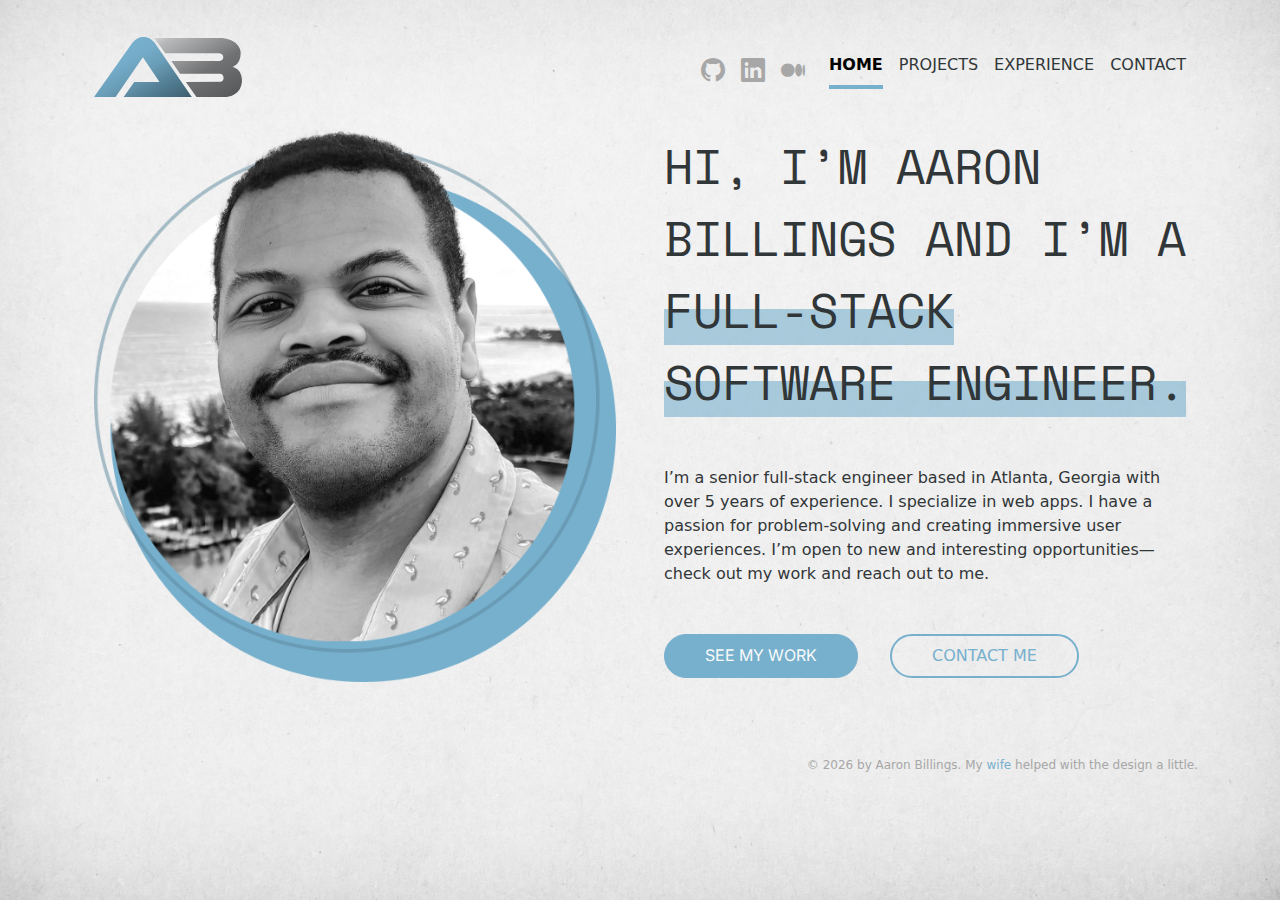
<file: index.html>
<!doctype html>
<html lang="en">
<head>
<meta charset="utf-8">
<meta name="viewport" content="width=device-width, initial-scale=1">
<title>Aaron Billings | Software Engineer in Atlanta</title>
<link href="https://cdn.jsdelivr.net/npm/bootstrap@5.3.3/dist/css/bootstrap.min.css" rel="stylesheet" integrity="sha384-QWTKZyjpPEjISv5WaRU9OFeRpok6YctnYmDr5pNlyT2bRjXh0JMhjY6hW+ALEwIH" crossorigin="anonymous">
<link href="styles.css" rel="stylesheet" type="text/css">
<link rel="preconnect" href="https://fonts.googleapis.com">
<link rel="preconnect" href="https://fonts.gstatic.com" crossorigin>
<link href="https://fonts.googleapis.com/css2?family=Inter:wght@100..900&family=Space+Mono:wght@400;700&display=swap" rel="stylesheet">
<link rel="stylesheet" href="https://cdn.jsdelivr.net/npm/bootstrap-icons@1.11.3/font/bootstrap-icons.min.css">
<script src="https://cdn.jsdelivr.net/npm/bootstrap@5.3.3/dist/js/bootstrap.bundle.min.js" integrity="sha384-YvpcrYf0tY3lHB60NNkmXc5s9fDVZLESaAA55NDzOxhy9GkcIdslK1eN7N6jIeHz" crossorigin="anonymous"></script> 
<script src="https://cdn.jsdelivr.net/npm/@popperjs/core@2.11.8/dist/umd/popper.min.js" integrity="sha384-I7E8VVD/ismYTF4hNIPjVp/Zjvgyol6VFvRkX/vR+Vc4jQkC+hVqc2pM8ODewa9r" crossorigin="anonymous"></script> 
<script src="https://cdn.jsdelivr.net/npm/bootstrap@5.3.3/dist/js/bootstrap.min.js" integrity="sha384-0pUGZvbkm6XF6gxjEnlmuGrJXVbNuzT9qBBavbLwCsOGabYfZo0T0to5eqruptLy" crossorigin="anonymous"></script>
</head>
<body>
<div class="container p-4"> 
  <!-- Begin navbar -->
  
  <nav class="navbar navbar-expand-lg mb-2"> <a class="navbar-brand" href="index.html">
    <div class="ab-logo"></div>
    </a>
    <button class="navbar-toggler" type="button" data-bs-toggle="offcanvas" data-bs-target="#offcanvasNavbar" aria-controls="offcanvasNavbar"> <span class="navbar-toggler-icon"></span> </button>
    <div class="offcanvas offcanvas-end" tabindex="-1" id="offcanvasNavbar" aria-labelledby="offcanvasNavbarLabel">
      <div class="offcanvas-header">
        <h5 class="offcanvas-title" id="offcanvasNavbarLabel">Aaron Billings</h5>
        <button type="button" class="btn-close" data-bs-dismiss="offcanvas" aria-label="Close"></button>
      </div>
      <div class="offcanvas-body justify-content-end">
        <ul class="nav nav-icons justify-content-sm-start me-4">
          <li class="nav-item"> <a class="nav-link ps-0 pe-0" href="https://github.com/asbillings07" target="_blank"><i class="bi bi-github"></i></a> </li>
          <li class="nav-item"> <a class="nav-link pe-0" href="https://www.linkedin.com/in/aaron-billings-9b429610a/" target="_blank"><i class="bi bi-linkedin"></i></a> </li>
          <li class="nav-item"> <a class="nav-link pe-0" href="https://abdevelops.medium.com/" target="_blank"><i class="bi bi-medium"></i></a> </li>
        </ul>
        <ul class="navbar-nav justify-content-end nav-underline">
          <li class="nav-item"> <a class="nav-link active" aria-current="page" href="index.html">HOME</a> </li>
          <li class="nav-item"> <a class="nav-link" href="projects.html">PROJECTS</a> </li>
          <li class="nav-item"> <a class="nav-link" href="resume.html">EXPERIENCE</a> </li>
          <li class="nav-item"> <a class="nav-link" href="contact.html">CONTACT</a> </li>
        </ul>
      </div>
    </div>
  </nav>
  
  <!-- /navbar -->
  
  <div class="row d-flex align-items-lg-center gx-5 row-gap-4">
    <div class="col-12 col-lg-6 text-center"> <img src="img/aaron.png" alt="Aaron Billings" class="img-fluid mx-auto"/> </div>
    <div class="col-12 col-lg-6">
      <h1>HI, I’M AARON BILLINGS AND I’M A <span class="highlight">FULL-STACK SOFTWARE ENGINEER.</span></h1>
      <p class="my-5">I’m a senior full-stack engineer based in Atlanta, Georgia with over 5 years of experience. I specialize in web apps. I have a passion for problem-solving and creating immersive user experiences. I’m open to new and interesting opportunities—check out my work and reach out to me.</p>
      <div class="d-grid gap-2 col-8 col-md-12 mx-auto d-md-flex">
        <a class="btn btn-primary btn-lg me-md-4" href="projects.html" role="button">SEE MY WORK</a> <a class="btn btn-outline-primary btn-lg" href="contact.html" role="button">CONTACT ME</a></div>
      </div>
  </div>
  <!-- /container --> 
</div>
<div class="container">
  <footer>
    <div class="row sticky-bottom">
      <div class="col d-flex justify-content-end">
        <p>&copy; <script>document.write(new Date().getFullYear())</script> by Aaron Billings. My <a href="https://akbgraphicdesign.com" target="_blank">wife</a> helped with the design a little.</p>
      </div>
    </div>
  </footer>
</div>
</body>
</html>
</file>
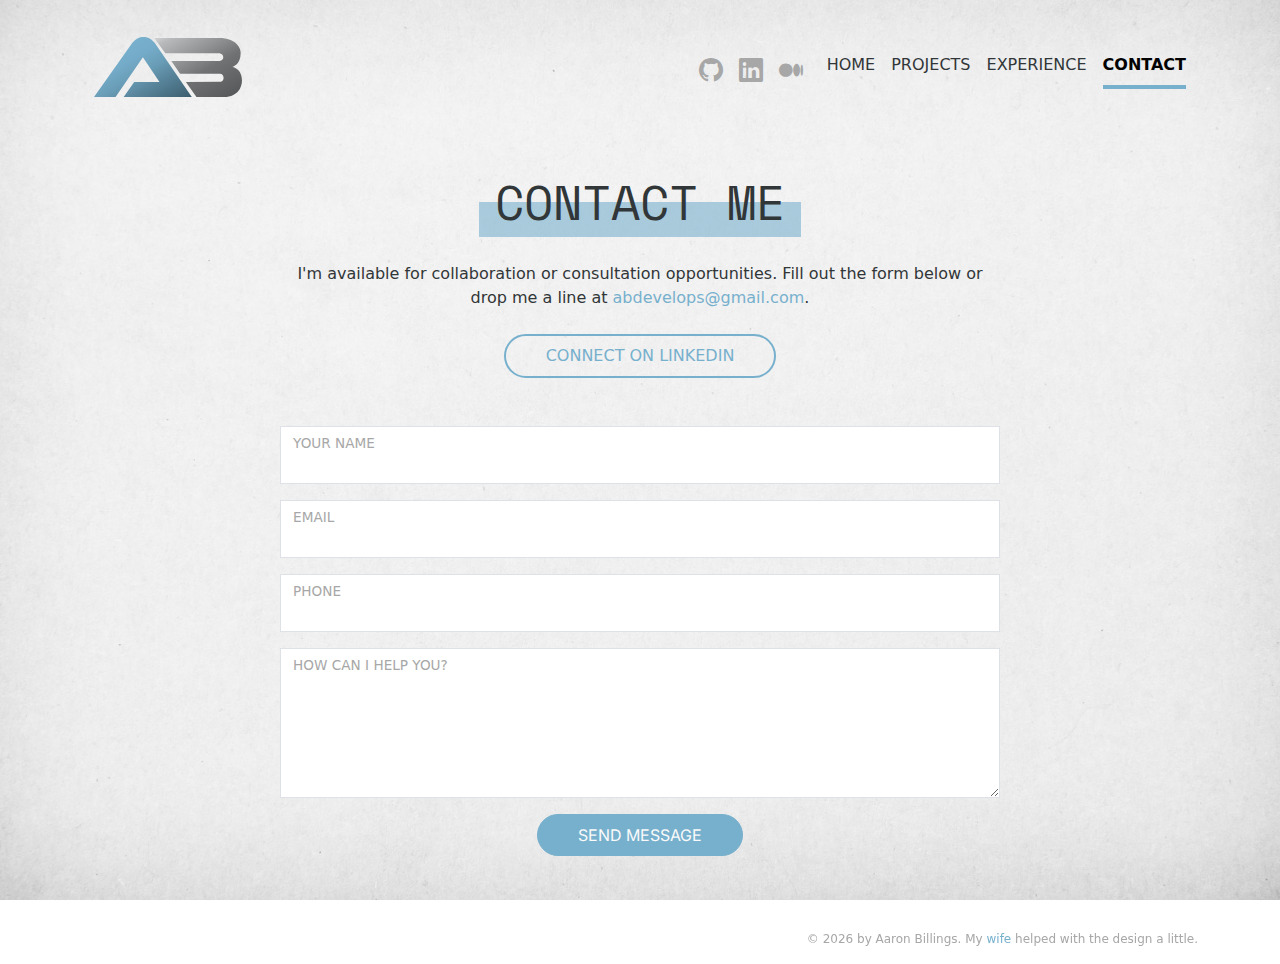
<file: contact.html>
<!doctype html>
<html lang="en">
<head>
<meta charset="utf-8">
<meta name="viewport" content="width=device-width, initial-scale=1">
<title>Aaron Billings | Software Engineer in Atlanta</title>
<link href="https://cdn.jsdelivr.net/npm/bootstrap@5.3.3/dist/css/bootstrap.min.css" rel="stylesheet" integrity="sha384-QWTKZyjpPEjISv5WaRU9OFeRpok6YctnYmDr5pNlyT2bRjXh0JMhjY6hW+ALEwIH" crossorigin="anonymous">
<link href="styles.css" rel="stylesheet" type="text/css">
<link rel="preconnect" href="https://fonts.googleapis.com">
<link rel="preconnect" href="https://fonts.gstatic.com" crossorigin>
<link href="https://fonts.googleapis.com/css2?family=Inter:wght@100..900&family=Space+Mono:wght@400;700&display=swap" rel="stylesheet">
<link rel="stylesheet" href="https://cdn.jsdelivr.net/npm/bootstrap-icons@1.11.3/font/bootstrap-icons.min.css">
<script src="https://cdn.jsdelivr.net/npm/bootstrap@5.3.3/dist/js/bootstrap.bundle.min.js" integrity="sha384-YvpcrYf0tY3lHB60NNkmXc5s9fDVZLESaAA55NDzOxhy9GkcIdslK1eN7N6jIeHz" crossorigin="anonymous"></script> 
<script src="https://cdn.jsdelivr.net/npm/@popperjs/core@2.11.8/dist/umd/popper.min.js" integrity="sha384-I7E8VVD/ismYTF4hNIPjVp/Zjvgyol6VFvRkX/vR+Vc4jQkC+hVqc2pM8ODewa9r" crossorigin="anonymous"></script> 
<script src="https://cdn.jsdelivr.net/npm/bootstrap@5.3.3/dist/js/bootstrap.min.js" integrity="sha384-0pUGZvbkm6XF6gxjEnlmuGrJXVbNuzT9qBBavbLwCsOGabYfZo0T0to5eqruptLy" crossorigin="anonymous"></script>
</head>
<body>
<div class="container p-4"> 
  <!-- Begin navbar -->
  <nav class="navbar navbar-expand-lg mb-4"> <a class="navbar-brand" href="index.html">
    <div class="ab-logo"></div>
    </a>
    <button class="navbar-toggler" type="button" data-bs-toggle="offcanvas" data-bs-target="#offcanvasNavbar" aria-controls="offcanvasNavbar"> <span class="navbar-toggler-icon"></span> </button>
    <div class="offcanvas offcanvas-end" tabindex="-1" id="offcanvasNavbar" aria-labelledby="offcanvasNavbarLabel">
      <div class="offcanvas-header">
        <h5 class="offcanvas-title" id="offcanvasNavbarLabel">Aaron Billings</h5>
        <button type="button" class="btn-close" data-bs-dismiss="offcanvas" aria-label="Close"></button>
      </div>
      <div class="offcanvas-body justify-content-end">
        <ul class="nav nav-icons justify-content-sm-start me-4">
          <li class="nav-item"> <a class="nav-link ps-0 pe-0" href="https://github.com/asbillings07" target="_blank"><i class="bi bi-github"></i></a> </li>
          <li class="nav-item"> <a class="nav-link pe-0" href="https://www.linkedin.com/in/aaron-billings-9b429610a/" target="_blank"><i class="bi bi-linkedin"></i></a> </li>
          <li class="nav-item"> <a class="nav-link pe-0" href="https://abdevelops.medium.com/" target="_blank"><i class="bi bi-medium"></i></a> </li>
        </ul>
        <ul class="navbar-nav justify-content-end nav-underline">
          <li class="nav-item"> <a class="nav-link" aria-current="page" href="index.html">HOME</a> </li>
          <li class="nav-item"> <a class="nav-link" href="projects.html">PROJECTS</a> </li>
          <li class="nav-item"> <a class="nav-link" href="resume.html">EXPERIENCE</a> </li>
          <li class="nav-item"> <a class="nav-link active" href="contact.html">CONTACT</a> </li>
        </ul>
      </div>
    </div>
  </nav>
  <!-- /navbar -->
 <div class="row my-5 justify-content-center">
    <div class="col-md-12 col-lg-8 text-center">
      <h1><span class="highlight px-3">CONTACT ME</span></h1>
      <p class="my-4">I'm available for collaboration or consultation opportunities. Fill out the form below or drop me a line at <a href="mailto:abdevelops&#64;gmail.com">ab<!-- abc@def -->develops@gmail<!-- @abc.com -->.com</a>.</p>
      <a class="btn btn-outline-primary btn-lg" href="https://www.linkedin.com/in/aaron-billings-9b429610a/" target="_blank" role="button">CONNECT ON LINKEDIN</a> </div>
  </div>
  <!-- Begin contact form -->
  <div class="row justify-content-center text-center">
    <div class="col-10 col-md-8">
      <div class="form-floating mb-3">
        <input type="text" class="form-control" id="Name">
        <label for="Name">Your Name</label>
      </div>
      <div class="form-floating mb-3">
        <input type="email" class="form-control" id="Email">
        <label for="Email">Email</label>
      </div>
      <div class="form-floating mb-3">
        <input type="tel" class="form-control" id="Tel">
        <label for="Tel">Phone</label>
      </div>
      <div class="form-floating mb-3">
        <textarea class="form-control" id="Message" style="height:150px"></textarea>
        <label for="Message">How can I help you?</label>
      </div>
      <input class="btn btn-primary btn-lg" type="submit" value="Send Message">
    </div>
  </div>
  
  <!-- /contact form --> 
</div>
<div class="container">
  <footer>
    <div class="row sticky-bottom">
      <div class="col d-flex justify-content-end">
      <p>&copy; <script>document.write(new Date().getFullYear())</script> by Aaron Billings. My <a href="https://akbgraphicdesign.com" target="_blank">wife</a> helped with the design a little.</p>
      </div>
    </div>
  </footer>
</div>
</body>
</html>
</file>
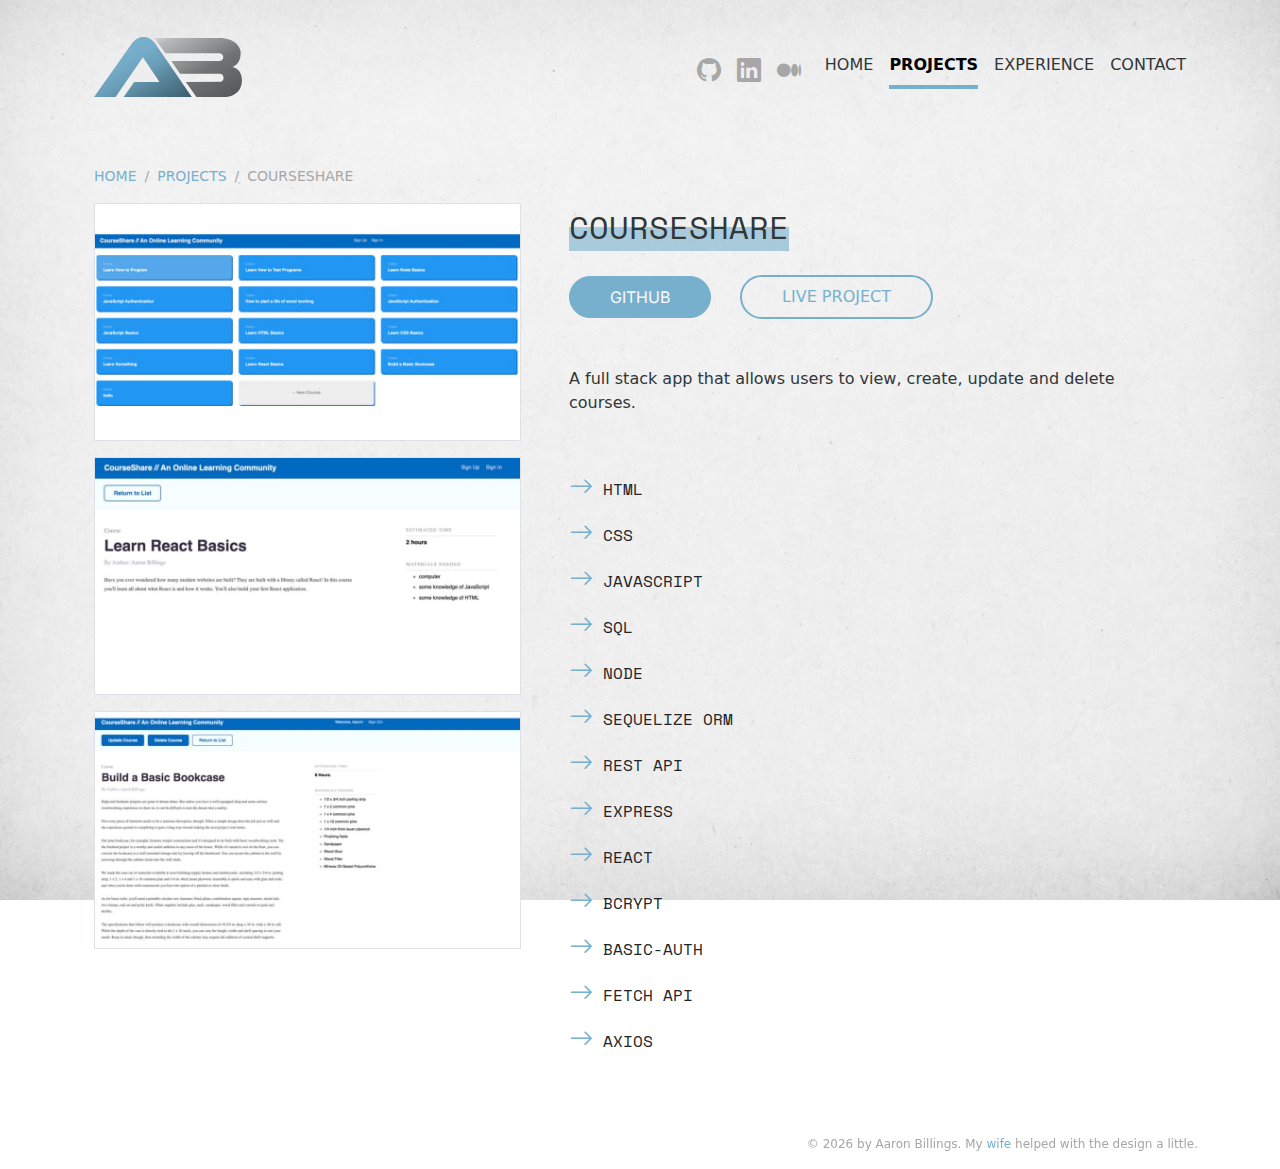
<file: courseshare.html>
<!doctype html>
<html lang="en">
<head>
<meta charset="utf-8">
<meta name="viewport" content="width=device-width, initial-scale=1">
<title>Aaron Billings | Software Engineer in Atlanta</title>
<link href="https://cdn.jsdelivr.net/npm/bootstrap@5.3.3/dist/css/bootstrap.min.css" rel="stylesheet" integrity="sha384-QWTKZyjpPEjISv5WaRU9OFeRpok6YctnYmDr5pNlyT2bRjXh0JMhjY6hW+ALEwIH" crossorigin="anonymous">
<link href="styles.css" rel="stylesheet" type="text/css">
<link rel="preconnect" href="https://fonts.googleapis.com">
<link rel="preconnect" href="https://fonts.gstatic.com" crossorigin>
<link href="https://fonts.googleapis.com/css2?family=Inter:wght@100..900&family=Space+Mono:wght@400;700&display=swap" rel="stylesheet">
<link rel="stylesheet" href="https://cdn.jsdelivr.net/npm/bootstrap-icons@1.11.3/font/bootstrap-icons.min.css">
<script src="https://cdn.jsdelivr.net/npm/bootstrap@5.3.3/dist/js/bootstrap.bundle.min.js" integrity="sha384-YvpcrYf0tY3lHB60NNkmXc5s9fDVZLESaAA55NDzOxhy9GkcIdslK1eN7N6jIeHz" crossorigin="anonymous"></script> 
<script src="https://cdn.jsdelivr.net/npm/@popperjs/core@2.11.8/dist/umd/popper.min.js" integrity="sha384-I7E8VVD/ismYTF4hNIPjVp/Zjvgyol6VFvRkX/vR+Vc4jQkC+hVqc2pM8ODewa9r" crossorigin="anonymous"></script> 
<script src="https://cdn.jsdelivr.net/npm/bootstrap@5.3.3/dist/js/bootstrap.min.js" integrity="sha384-0pUGZvbkm6XF6gxjEnlmuGrJXVbNuzT9qBBavbLwCsOGabYfZo0T0to5eqruptLy" crossorigin="anonymous"></script>
</head>
<body>
<div class="container p-4"> 
  <!-- Begin navbar -->
  <nav class="navbar navbar-expand-lg mb-4"> <a class="navbar-brand" href="index.html">
    <div class="ab-logo"></div>
    </a>
    <button class="navbar-toggler" type="button" data-bs-toggle="offcanvas" data-bs-target="#offcanvasNavbar" aria-controls="offcanvasNavbar"> <span class="navbar-toggler-icon"></span> </button>
    <div class="offcanvas offcanvas-end" tabindex="-1" id="offcanvasNavbar" aria-labelledby="offcanvasNavbarLabel">
      <div class="offcanvas-header">
        <h5 class="offcanvas-title" id="offcanvasNavbarLabel">Aaron Billings</h5>
        <button type="button" class="btn-close" data-bs-dismiss="offcanvas" aria-label="Close"></button>
      </div>
      <div class="offcanvas-body justify-content-end">
        <ul class="nav nav-icons justify-content-sm-start me-4">
          <li class="nav-item"> <a class="nav-link ps-0 pe-0" href="https://github.com/asbillings07" target="_blank"><i class="bi bi-github"></i></a> </li>
          <li class="nav-item"> <a class="nav-link pe-0" href="https://www.linkedin.com/in/aaron-billings-9b429610a/" target="_blank"><i class="bi bi-linkedin"></i></a> </li>
          <li class="nav-item"> <a class="nav-link pe-0" href="https://abdevelops.medium.com/" target="_blank"><i class="bi bi-medium"></i></a> </li>
        </ul>
        <ul class="navbar-nav justify-content-end nav-underline">
          <li class="nav-item"> <a class="nav-link" aria-current="page" href="index.html">HOME</a> </li>
          <li class="nav-item"> <a class="nav-link active" href="projects.html">PROJECTS</a> </li>
          <li class="nav-item"> <a class="nav-link" href="resume.html">EXPERIENCE</a> </li>
          <li class="nav-item"> <a class="nav-link" href="contact.html">CONTACT</a> </li>
        </ul>
      </div>
    </div>
  </nav>
  <!-- /navbar -->
  
  <!-- Begin breadcrumb -->
  <div class="row mt-5">
    <div class="col-12">
      <nav aria-label="breadcrumb">
        <ol class="breadcrumb">
          <li class="breadcrumb-item"><a href="index.html">Home</a></li>
          <li class="breadcrumb-item"><a href="projects.html">Projects</a></li>
          <li class="breadcrumb-item active" aria-current="page">CourseShare</li>
        </ol>
      </nav>
    </div>
  </div>
  <!-- /breadcrumb -->
    
  <div class="row g-5">
    <div class="col-md-5 order-5 order-md-1">
      <figure><img src="img/course-share_01-lg.jpeg" alt="CourseShare project screenshot" class="img-fluid proj-img"/></figure>
      <figure><img src="img/course-share_02.jpeg" alt="CourseShare page" class="img-fluid proj-img"/></figure>
      <figure><img src="img/course-share_03.jpeg" alt="CourseShare course detail page" class="img-fluid proj-img"/></figure>
    </div>
    <div class="col-md-7 order-1 order-md-5">
      <h2 class="mb-4"><span class="highlight">CourseShare</span></h2>
      <a class="btn btn-primary btn-lg me-4" href="https://github.com/asbillings07/full-stack-react-with-restapi" role="button">GITHUB</a> <a class="btn btn-outline-primary btn-lg" href="https://courseshare.netlify.com/" role="button">LIVE PROJECT</a>
      <p class="mt-5">A full stack app that allows users to view, create, update and delete courses.</p>
      <ul class="list-group list-group-flush mt-5">
        <li class="list-group-item"><i class="bi bi-arrow-right blue"></i> HTML</li>
        <li class="list-group-item"><i class="bi bi-arrow-right blue"></i> CSS</li>
        <li class="list-group-item"><i class="bi bi-arrow-right blue"></i> JavaScript</li>
        <li class="list-group-item"><i class="bi bi-arrow-right blue"></i> SQL</li>
          <li class="list-group-item"><i class="bi bi-arrow-right blue"></i> Node</li>
          <li class="list-group-item"><i class="bi bi-arrow-right blue"></i> Sequelize ORM</li>
          <li class="list-group-item"><i class="bi bi-arrow-right blue"></i> Rest API</li>
          <li class="list-group-item"><i class="bi bi-arrow-right blue"></i> Express</li>
          <li class="list-group-item"><i class="bi bi-arrow-right blue"></i> React</li>
          <li class="list-group-item"><i class="bi bi-arrow-right blue"></i> Bcrypt</li>
          <li class="list-group-item"><i class="bi bi-arrow-right blue"></i> Basic-auth</li>
          <li class="list-group-item"><i class="bi bi-arrow-right blue"></i> Fetch API</li>
          <li class="list-group-item"><i class="bi bi-arrow-right blue"></i> Axios</li>
      </ul>
    </div>
  </div>
  
  <!-- /container --> 
</div>
<div class="container">
  <footer>
    <div class="row sticky-bottom">
      <div class="col d-flex justify-content-end">
        <p>&copy; <script>document.write(new Date().getFullYear())</script> by Aaron Billings. My <a href="https://akbgraphicdesign.com" target="_blank">wife</a> helped with the design a little.</p>
      </div>
    </div>
  </footer>
</div>
</body>
</html>
</file>
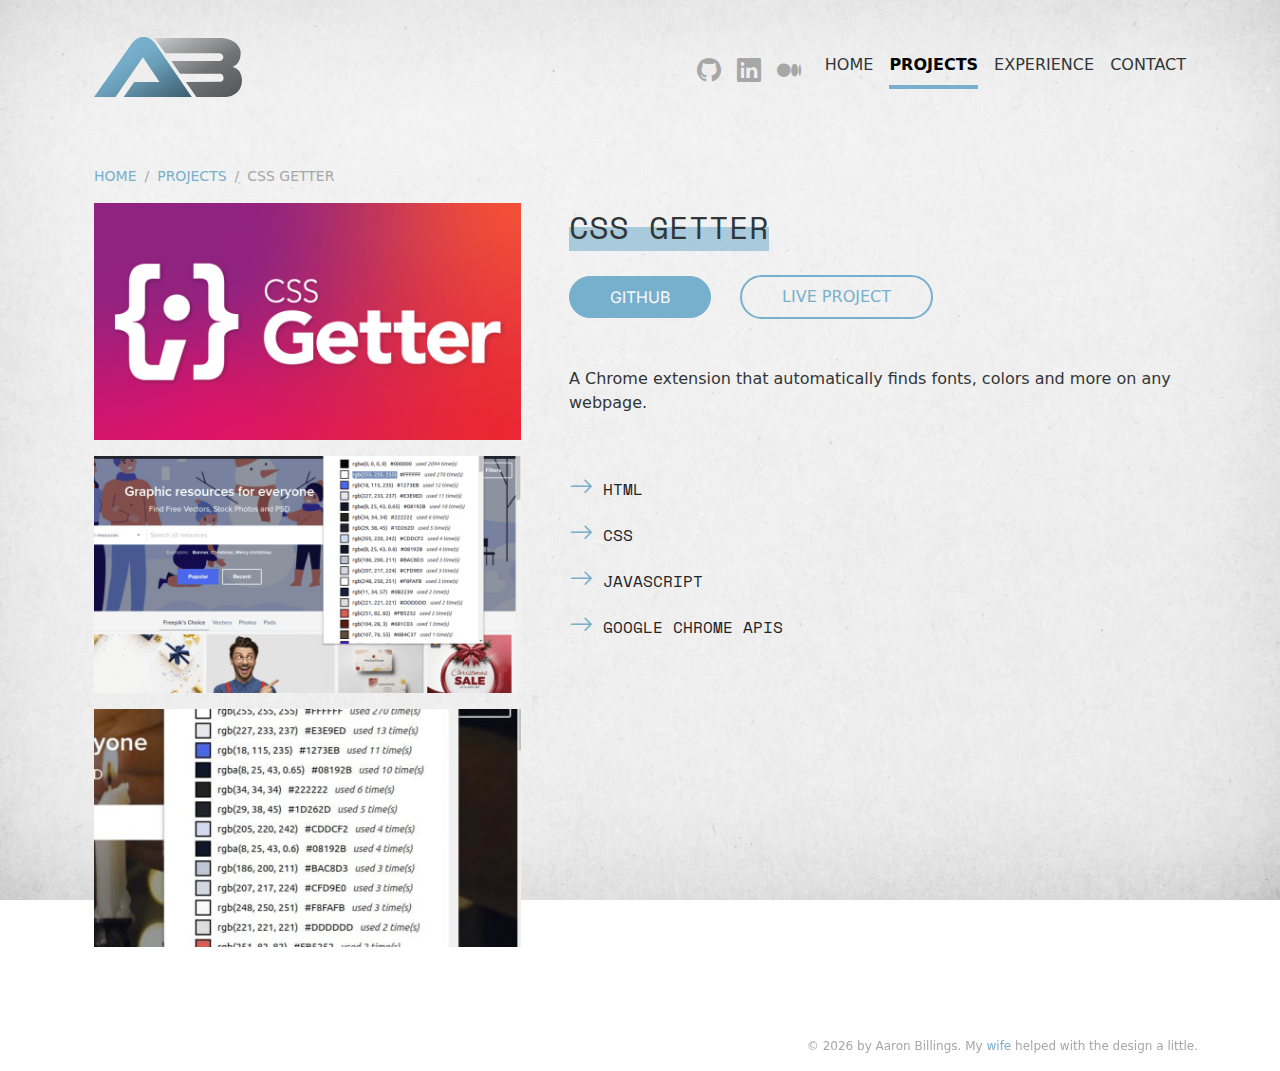
<file: cssgetter.html>
<!doctype html>
<html lang="en">
<head>
<meta charset="utf-8">
<meta name="viewport" content="width=device-width, initial-scale=1">
<title>Aaron Billings | Software Engineer in Atlanta</title>
<link href="https://cdn.jsdelivr.net/npm/bootstrap@5.3.3/dist/css/bootstrap.min.css" rel="stylesheet" integrity="sha384-QWTKZyjpPEjISv5WaRU9OFeRpok6YctnYmDr5pNlyT2bRjXh0JMhjY6hW+ALEwIH" crossorigin="anonymous">
<link href="styles.css" rel="stylesheet" type="text/css">
<link rel="preconnect" href="https://fonts.googleapis.com">
<link rel="preconnect" href="https://fonts.gstatic.com" crossorigin>
<link href="https://fonts.googleapis.com/css2?family=Inter:wght@100..900&family=Space+Mono:wght@400;700&display=swap" rel="stylesheet">
<link rel="stylesheet" href="https://cdn.jsdelivr.net/npm/bootstrap-icons@1.11.3/font/bootstrap-icons.min.css">
<script src="https://cdn.jsdelivr.net/npm/bootstrap@5.3.3/dist/js/bootstrap.bundle.min.js" integrity="sha384-YvpcrYf0tY3lHB60NNkmXc5s9fDVZLESaAA55NDzOxhy9GkcIdslK1eN7N6jIeHz" crossorigin="anonymous"></script> 
<script src="https://cdn.jsdelivr.net/npm/@popperjs/core@2.11.8/dist/umd/popper.min.js" integrity="sha384-I7E8VVD/ismYTF4hNIPjVp/Zjvgyol6VFvRkX/vR+Vc4jQkC+hVqc2pM8ODewa9r" crossorigin="anonymous"></script> 
<script src="https://cdn.jsdelivr.net/npm/bootstrap@5.3.3/dist/js/bootstrap.min.js" integrity="sha384-0pUGZvbkm6XF6gxjEnlmuGrJXVbNuzT9qBBavbLwCsOGabYfZo0T0to5eqruptLy" crossorigin="anonymous"></script>
</head>
<body>
<div class="container p-4"> 
  <!-- Begin navbar -->
  <nav class="navbar navbar-expand-lg mb-4"> <a class="navbar-brand" href="index.html">
    <div class="ab-logo"></div>
    </a>
    <button class="navbar-toggler" type="button" data-bs-toggle="offcanvas" data-bs-target="#offcanvasNavbar" aria-controls="offcanvasNavbar"> <span class="navbar-toggler-icon"></span> </button>
    <div class="offcanvas offcanvas-end" tabindex="-1" id="offcanvasNavbar" aria-labelledby="offcanvasNavbarLabel">
      <div class="offcanvas-header">
        <h5 class="offcanvas-title" id="offcanvasNavbarLabel">Aaron Billings</h5>
        <button type="button" class="btn-close" data-bs-dismiss="offcanvas" aria-label="Close"></button>
      </div>
      <div class="offcanvas-body justify-content-end">
        <ul class="nav nav-icons justify-content-sm-start me-4">
          <li class="nav-item"> <a class="nav-link ps-0 pe-0" href="https://github.com/asbillings07" target="_blank"><i class="bi bi-github"></i></a> </li>
          <li class="nav-item"> <a class="nav-link pe-0" href="https://www.linkedin.com/in/aaron-billings-9b429610a/" target="_blank"><i class="bi bi-linkedin"></i></a> </li>
          <li class="nav-item"> <a class="nav-link pe-0" href="https://abdevelops.medium.com/" target="_blank"><i class="bi bi-medium"></i></a> </li>
        </ul>
        <ul class="navbar-nav justify-content-end nav-underline">
          <li class="nav-item"> <a class="nav-link" aria-current="page" href="index.html">HOME</a> </li>
          <li class="nav-item"> <a class="nav-link active" href="projects.html">PROJECTS</a> </li>
          <li class="nav-item"> <a class="nav-link" href="resume.html">EXPERIENCE</a> </li>
          <li class="nav-item"> <a class="nav-link" href="contact.html">CONTACT</a> </li>
        </ul>
      </div>
    </div>
  </nav>
  <!-- /navbar -->
  
  <!-- Begin breadcrumb -->
  <div class="row mt-5">
    <div class="col-12">
      <nav aria-label="breadcrumb">
        <ol class="breadcrumb">
          <li class="breadcrumb-item"><a href="index.html">Home</a></li>
          <li class="breadcrumb-item"><a href="projects.html">Projects</a></li>
          <li class="breadcrumb-item active" aria-current="page">CSS Getter</li>
        </ol>
      </nav>
    </div>
  </div>
  <!-- /breadcrumb -->
    
  <div class="row g-5">
    <div class="col-md-5 order-5 order-md-1">
      <figure><img src="img/getter_01_lg.png" alt="CSS Getter" class="img-fluid"/></figure>
      <figure><img src="img/getter_02.png" alt="CSS Getter screenshot" class="img-fluid"/></figure>
      <figure><img src="img/getter_03.jpeg" alt="CSS Getter Chrome extension" class="img-fluid"/></figure>
    </div>
    <div class="col-md-7 order-1 order-md-5">
      <h2 class="mb-4"><span class="highlight">CSS Getter</span></h2>
      <a class="btn btn-primary btn-lg me-4" href="https://github.com/asbillings07/Getter" role="button">GITHUB</a> <a class="btn btn-outline-primary btn-lg" href="https://chrome.google.com/webstore/detail/getter/nkgabfmcijbajgobbeloaobhbhpacnim" role="button">LIVE PROJECT</a>
      <p class="mt-5">A Chrome extension that automatically finds fonts, colors and more on any webpage.</p>
      <ul class="list-group list-group-flush mt-5">
        <li class="list-group-item"><i class="bi bi-arrow-right blue"></i> HTML</li>
        <li class="list-group-item"><i class="bi bi-arrow-right blue"></i> CSS</li>
        <li class="list-group-item"><i class="bi bi-arrow-right blue"></i> JavaScript</li>
        <li class="list-group-item"><i class="bi bi-arrow-right blue"></i> Google Chrome APIs</li>
      </ul>
    </div>
  </div>
  
  <!-- /container --> 
</div>
<div class="container">
  <footer>
    <div class="row sticky-bottom">
      <div class="col d-flex justify-content-end">
        <p>&copy; <script>document.write(new Date().getFullYear())</script> by Aaron Billings. My <a href="https://akbgraphicdesign.com" target="_blank">wife</a> helped with the design a little.</p>
      </div>
    </div>
  </footer>
</div>
</body>
</html>
</file>
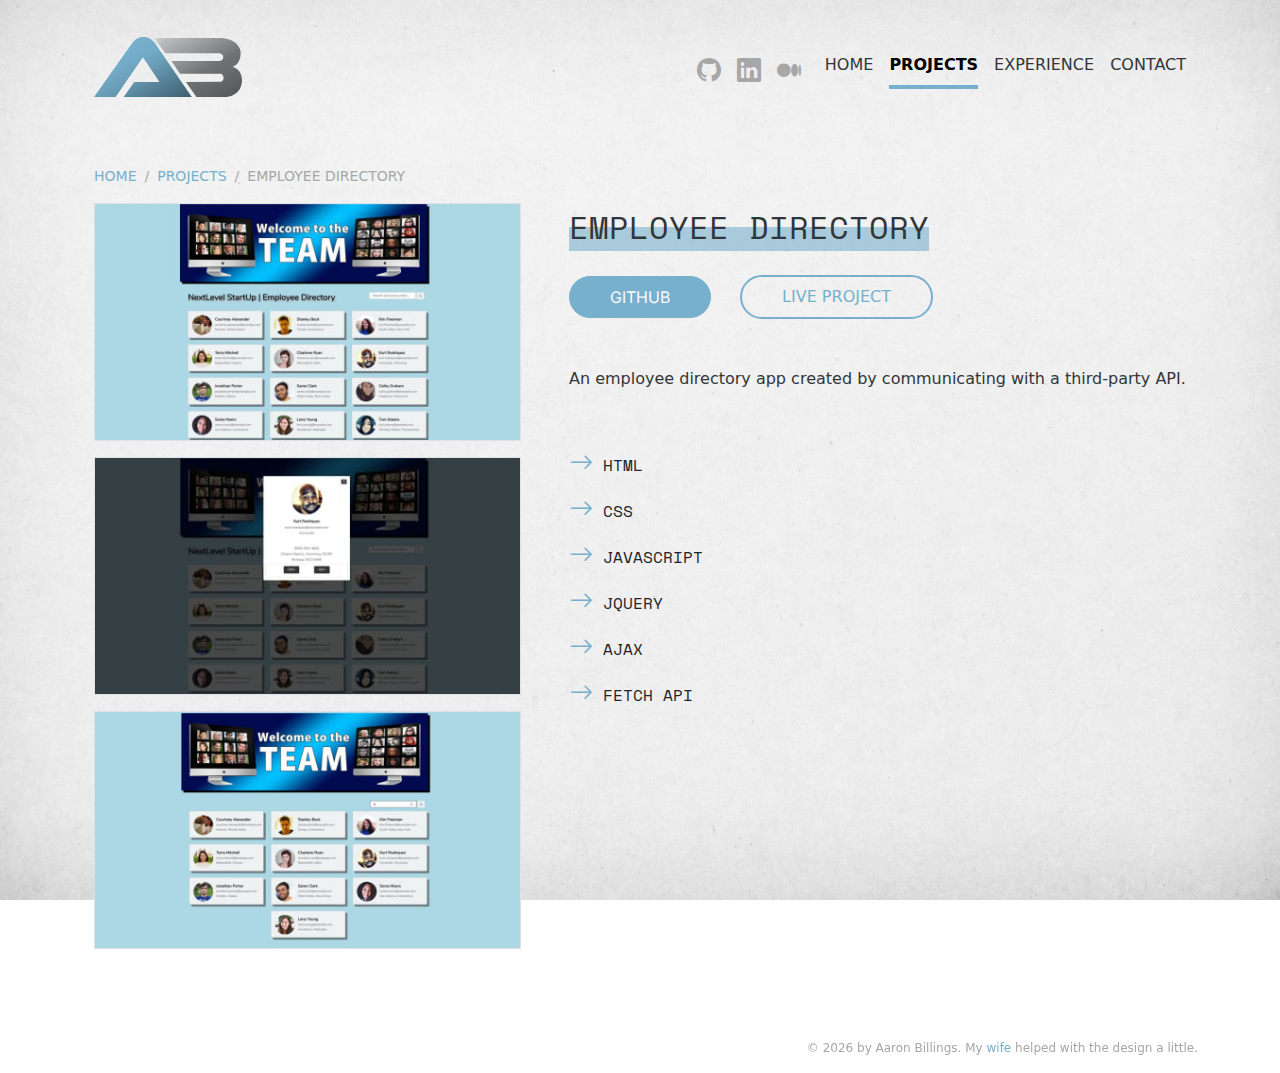
<file: empdirectory.html>
<!doctype html>
<html lang="en">
<head>
<meta charset="utf-8">
<meta name="viewport" content="width=device-width, initial-scale=1">
<title>Aaron Billings | Software Engineer in Atlanta</title>
<link href="https://cdn.jsdelivr.net/npm/bootstrap@5.3.3/dist/css/bootstrap.min.css" rel="stylesheet" integrity="sha384-QWTKZyjpPEjISv5WaRU9OFeRpok6YctnYmDr5pNlyT2bRjXh0JMhjY6hW+ALEwIH" crossorigin="anonymous">
<link href="styles.css" rel="stylesheet" type="text/css">
<link rel="preconnect" href="https://fonts.googleapis.com">
<link rel="preconnect" href="https://fonts.gstatic.com" crossorigin>
<link href="https://fonts.googleapis.com/css2?family=Inter:wght@100..900&family=Space+Mono:wght@400;700&display=swap" rel="stylesheet">
<link rel="stylesheet" href="https://cdn.jsdelivr.net/npm/bootstrap-icons@1.11.3/font/bootstrap-icons.min.css">
<script src="https://cdn.jsdelivr.net/npm/bootstrap@5.3.3/dist/js/bootstrap.bundle.min.js" integrity="sha384-YvpcrYf0tY3lHB60NNkmXc5s9fDVZLESaAA55NDzOxhy9GkcIdslK1eN7N6jIeHz" crossorigin="anonymous"></script> 
<script src="https://cdn.jsdelivr.net/npm/@popperjs/core@2.11.8/dist/umd/popper.min.js" integrity="sha384-I7E8VVD/ismYTF4hNIPjVp/Zjvgyol6VFvRkX/vR+Vc4jQkC+hVqc2pM8ODewa9r" crossorigin="anonymous"></script> 
<script src="https://cdn.jsdelivr.net/npm/bootstrap@5.3.3/dist/js/bootstrap.min.js" integrity="sha384-0pUGZvbkm6XF6gxjEnlmuGrJXVbNuzT9qBBavbLwCsOGabYfZo0T0to5eqruptLy" crossorigin="anonymous"></script>
</head>
<body>
<div class="container p-4"> 
  <!-- Begin navbar -->
  <nav class="navbar navbar-expand-lg mb-4"> <a class="navbar-brand" href="index.html">
    <div class="ab-logo"></div>
    </a>
    <button class="navbar-toggler" type="button" data-bs-toggle="offcanvas" data-bs-target="#offcanvasNavbar" aria-controls="offcanvasNavbar"> <span class="navbar-toggler-icon"></span> </button>
    <div class="offcanvas offcanvas-end" tabindex="-1" id="offcanvasNavbar" aria-labelledby="offcanvasNavbarLabel">
      <div class="offcanvas-header">
        <h5 class="offcanvas-title" id="offcanvasNavbarLabel">Aaron Billings</h5>
        <button type="button" class="btn-close" data-bs-dismiss="offcanvas" aria-label="Close"></button>
      </div>
      <div class="offcanvas-body justify-content-end">
        <ul class="nav nav-icons justify-content-sm-start me-4">
          <li class="nav-item"> <a class="nav-link ps-0 pe-0" href="https://github.com/asbillings07" target="_blank"><i class="bi bi-github"></i></a> </li>
          <li class="nav-item"> <a class="nav-link pe-0" href="https://www.linkedin.com/in/aaron-billings-9b429610a/" target="_blank"><i class="bi bi-linkedin"></i></a> </li>
          <li class="nav-item"> <a class="nav-link pe-0" href="https://abdevelops.medium.com/" target="_blank"><i class="bi bi-medium"></i></a> </li>
        </ul>
        <ul class="navbar-nav justify-content-end nav-underline">
          <li class="nav-item"> <a class="nav-link" aria-current="page" href="index.html">HOME</a> </li>
          <li class="nav-item"> <a class="nav-link active" href="projects.html">PROJECTS</a> </li>
          <li class="nav-item"> <a class="nav-link" href="resume.html">EXPERIENCE</a> </li>
          <li class="nav-item"> <a class="nav-link" href="contact.html">CONTACT</a> </li>
        </ul>
      </div>
    </div>
  </nav>
  <!-- /navbar --> 
  
  <!-- Begin breadcrumb -->
  <div class="row mt-5">
    <div class="col-12">
      <nav aria-label="breadcrumb">
        <ol class="breadcrumb">
          <li class="breadcrumb-item"><a href="index.html">Home</a></li>
          <li class="breadcrumb-item"><a href="projects.html">Projects</a></li>
          <li class="breadcrumb-item active" aria-current="page">Employee Directory</li>
        </ol>
      </nav>
    </div>
  </div>
  <!-- /breadcrumb -->
  
  <div class="row g-5">
    <div class="col-md-5 order-5 order-md-1">
      <figure><img src="img/employee-directory_01-lg.jpeg" alt="Employee Directory project screenshot" class="img-fluid proj-img"/></figure>
      <figure><img src="img/employee-directory_02.jpeg" alt="Employee Directory info card" class="img-fluid proj-img"/></figure>
      <figure><img src="img/employee-directory_03.jpeg" alt="Employee Directory" class="img-fluid proj-img"/></figure>
    </div>
    <div class="col-md-7 order-1 order-md-5">
      <h2 class="mb-4"><span class="highlight">Employee Directory</span></h2>
      <a class="btn btn-primary btn-lg me-4" href="https://github.com/asbillings07/public_api_requests" role="button">GITHUB</a> <a class="btn btn-outline-primary btn-lg" href="https://public-api-request.netlify.com/" role="button">LIVE PROJECT</a>
      <p class="mt-5">An employee directory app created by communicating with a third-party API.</p>
      <ul class="list-group list-group-flush mt-5">
        <li class="list-group-item"><i class="bi bi-arrow-right blue"></i> HTML</li>
        <li class="list-group-item"><i class="bi bi-arrow-right blue"></i> CSS</li>
        <li class="list-group-item"><i class="bi bi-arrow-right blue"></i> JavaScript</li>
        <li class="list-group-item"><i class="bi bi-arrow-right blue"></i> jQuery</li>
        <li class="list-group-item"><i class="bi bi-arrow-right blue"></i> AJAX</li>
        <li class="list-group-item"><i class="bi bi-arrow-right blue"></i> Fetch API</li>
      </ul>
    </div>
  </div>
  
  <!-- /container --> 
</div>
<div class="container">
  <footer>
    <div class="row sticky-bottom">
      <div class="col d-flex justify-content-end">
        <p>&copy; <script>document.write(new Date().getFullYear())</script> by Aaron Billings. My <a href="https://akbgraphicdesign.com" target="_blank">wife</a> helped with the design a little.</p>
      </div>
    </div>
  </footer>
</div>
</body>
</html>
</file>
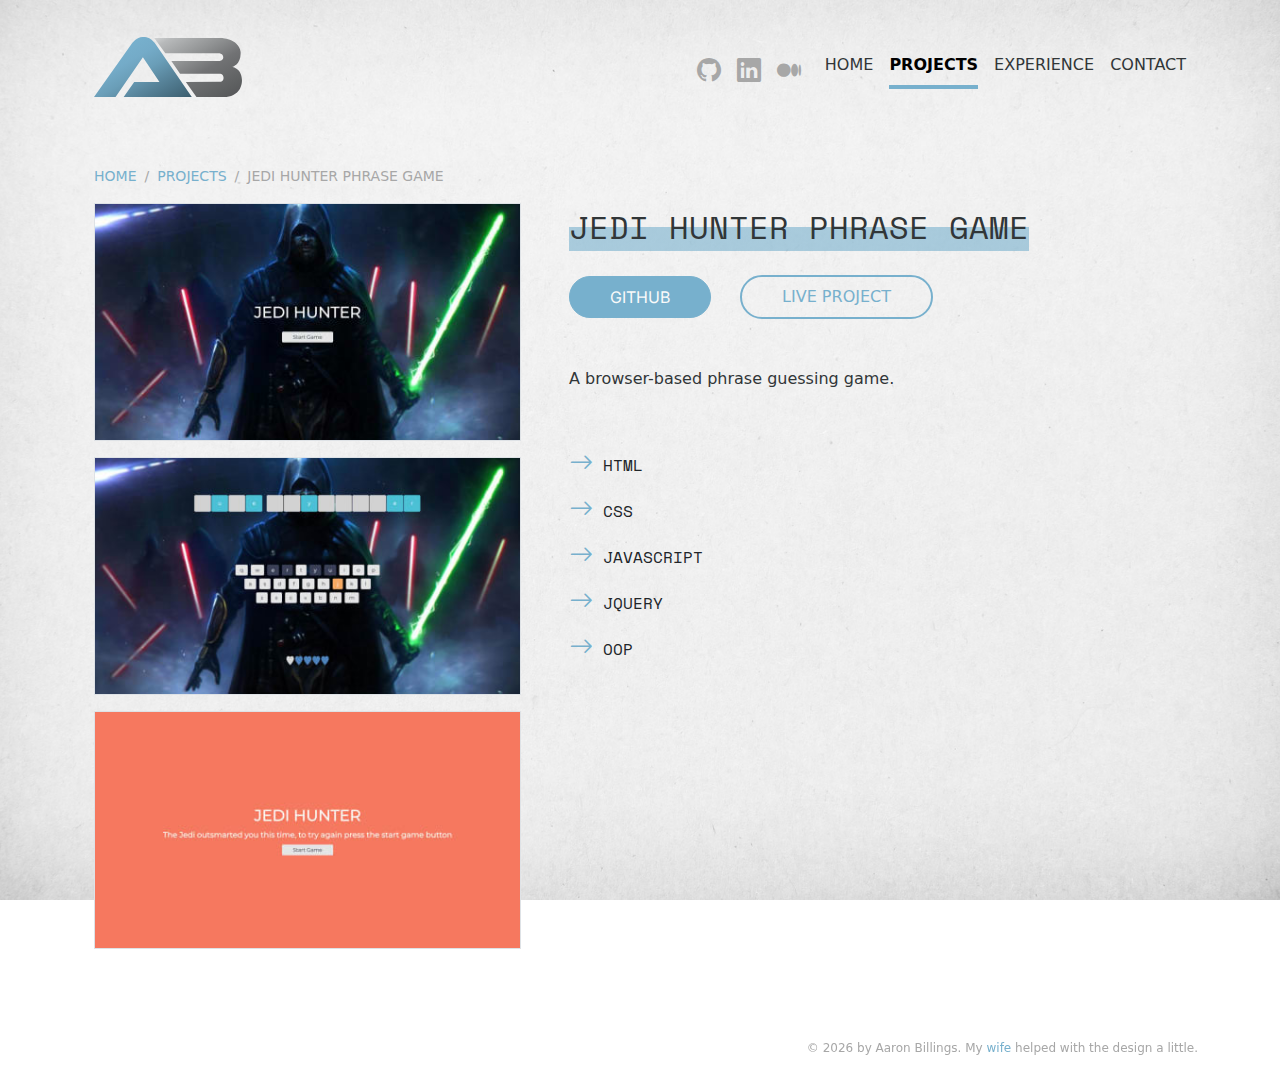
<file: phrasegame.html>
<!doctype html>
<html lang="en">
<head>
<meta charset="utf-8">
<meta name="viewport" content="width=device-width, initial-scale=1">
<title>Aaron Billings | Software Engineer in Atlanta</title>
<link href="https://cdn.jsdelivr.net/npm/bootstrap@5.3.3/dist/css/bootstrap.min.css" rel="stylesheet" integrity="sha384-QWTKZyjpPEjISv5WaRU9OFeRpok6YctnYmDr5pNlyT2bRjXh0JMhjY6hW+ALEwIH" crossorigin="anonymous">
<link href="styles.css" rel="stylesheet" type="text/css">
<link rel="preconnect" href="https://fonts.googleapis.com">
<link rel="preconnect" href="https://fonts.gstatic.com" crossorigin>
<link href="https://fonts.googleapis.com/css2?family=Inter:wght@100..900&family=Space+Mono:wght@400;700&display=swap" rel="stylesheet">
<link rel="stylesheet" href="https://cdn.jsdelivr.net/npm/bootstrap-icons@1.11.3/font/bootstrap-icons.min.css">
<script src="https://cdn.jsdelivr.net/npm/bootstrap@5.3.3/dist/js/bootstrap.bundle.min.js" integrity="sha384-YvpcrYf0tY3lHB60NNkmXc5s9fDVZLESaAA55NDzOxhy9GkcIdslK1eN7N6jIeHz" crossorigin="anonymous"></script> 
<script src="https://cdn.jsdelivr.net/npm/@popperjs/core@2.11.8/dist/umd/popper.min.js" integrity="sha384-I7E8VVD/ismYTF4hNIPjVp/Zjvgyol6VFvRkX/vR+Vc4jQkC+hVqc2pM8ODewa9r" crossorigin="anonymous"></script> 
<script src="https://cdn.jsdelivr.net/npm/bootstrap@5.3.3/dist/js/bootstrap.min.js" integrity="sha384-0pUGZvbkm6XF6gxjEnlmuGrJXVbNuzT9qBBavbLwCsOGabYfZo0T0to5eqruptLy" crossorigin="anonymous"></script>
</head>
<body>
<div class="container p-4"> 
  <!-- Begin navbar -->
  <nav class="navbar navbar-expand-lg mb-4"> <a class="navbar-brand" href="index.html">
    <div class="ab-logo"></div>
    </a>
    <button class="navbar-toggler" type="button" data-bs-toggle="offcanvas" data-bs-target="#offcanvasNavbar" aria-controls="offcanvasNavbar"> <span class="navbar-toggler-icon"></span> </button>
    <div class="offcanvas offcanvas-end" tabindex="-1" id="offcanvasNavbar" aria-labelledby="offcanvasNavbarLabel">
      <div class="offcanvas-header">
        <h5 class="offcanvas-title" id="offcanvasNavbarLabel">Aaron Billings</h5>
        <button type="button" class="btn-close" data-bs-dismiss="offcanvas" aria-label="Close"></button>
      </div>
      <div class="offcanvas-body justify-content-end">
        <ul class="nav nav-icons justify-content-sm-start me-4">
          <li class="nav-item"> <a class="nav-link ps-0 pe-0" href="https://github.com/asbillings07" target="_blank"><i class="bi bi-github"></i></a> </li>
          <li class="nav-item"> <a class="nav-link pe-0" href="https://www.linkedin.com/in/aaron-billings-9b429610a/" target="_blank"><i class="bi bi-linkedin"></i></a> </li>
          <li class="nav-item"> <a class="nav-link pe-0" href="https://abdevelops.medium.com/" target="_blank"><i class="bi bi-medium"></i></a> </li>
        </ul>
        <ul class="navbar-nav justify-content-end nav-underline">
          <li class="nav-item"> <a class="nav-link" aria-current="page" href="index.html">HOME</a> </li>
          <li class="nav-item"> <a class="nav-link active" href="projects.html">PROJECTS</a> </li>
          <li class="nav-item"> <a class="nav-link" href="resume.html">EXPERIENCE</a> </li>
          <li class="nav-item"> <a class="nav-link" href="contact.html">CONTACT</a> </li>
        </ul>
      </div>
    </div>
  </nav>
  <!-- /navbar --> 
  
  <!-- Begin breadcrumb -->
  <div class="row mt-5">
    <div class="col-12">
      <nav aria-label="breadcrumb">
        <ol class="breadcrumb">
          <li class="breadcrumb-item"><a href="index.html">Home</a></li>
          <li class="breadcrumb-item"><a href="projects.html">Projects</a></li>
          <li class="breadcrumb-item active" aria-current="page">Jedi Hunter Phrase Game</li>
        </ol>
      </nav>
    </div>
  </div>
  <!-- /breadcrumb -->
    
  <div class="row g-5">
    <div class="col-md-5 order-5 order-md-1">
      <figure><img src="img/phrase-game_01a.jpeg" alt="Jedi Hunter Phrase Game main screen" class="img-fluid proj-img"/></figure>
      <figure><img src="img/phrase-game_02.jpeg" alt="Jedi Hunter Phrase Game gameplay" class="img-fluid proj-img"/></figure>
      <figure><img src="img/phrase-game_03.jpeg" alt="Jedi Hunter Phrase Game end screen" class="img-fluid proj-img"/></figure>
    </div>
    <div class="col-md-7 order-1 order-md-5">
      <h2 class="mb-4"><span class="highlight">Jedi Hunter Phrase Game</span></h2>
      <a class="btn btn-primary btn-lg me-4" href="https://github.com/asbillings07/oop_game-v2" role="button">GITHUB</a> <a class="btn btn-outline-primary btn-lg" href="https://jedi-hunter-game.netlify.com/" role="button">LIVE PROJECT</a>
      <p class="mt-5">A browser-based phrase guessing game.</p>
      <ul class="list-group list-group-flush mt-5">
        <li class="list-group-item"><i class="bi bi-arrow-right blue"></i> HTML</li>
        <li class="list-group-item"><i class="bi bi-arrow-right blue"></i> CSS</li>
        <li class="list-group-item"><i class="bi bi-arrow-right blue"></i> JavaScript</li>
        <li class="list-group-item"><i class="bi bi-arrow-right blue"></i> jQuery</li>
        <li class="list-group-item"><i class="bi bi-arrow-right blue"></i> OOP</li>
      </ul>
    </div>
  </div>
  
  <!-- /container --> 
</div>
<div class="container">
  <footer>
    <div class="row sticky-bottom">
      <div class="col d-flex justify-content-end">
        <p>&copy; <script>document.write(new Date().getFullYear())</script> by Aaron Billings. My <a href="https://akbgraphicdesign.com" target="_blank">wife</a> helped with the design a little.</p>
      </div>
    </div>
  </footer>
</div>
</body>
</html>
</file>
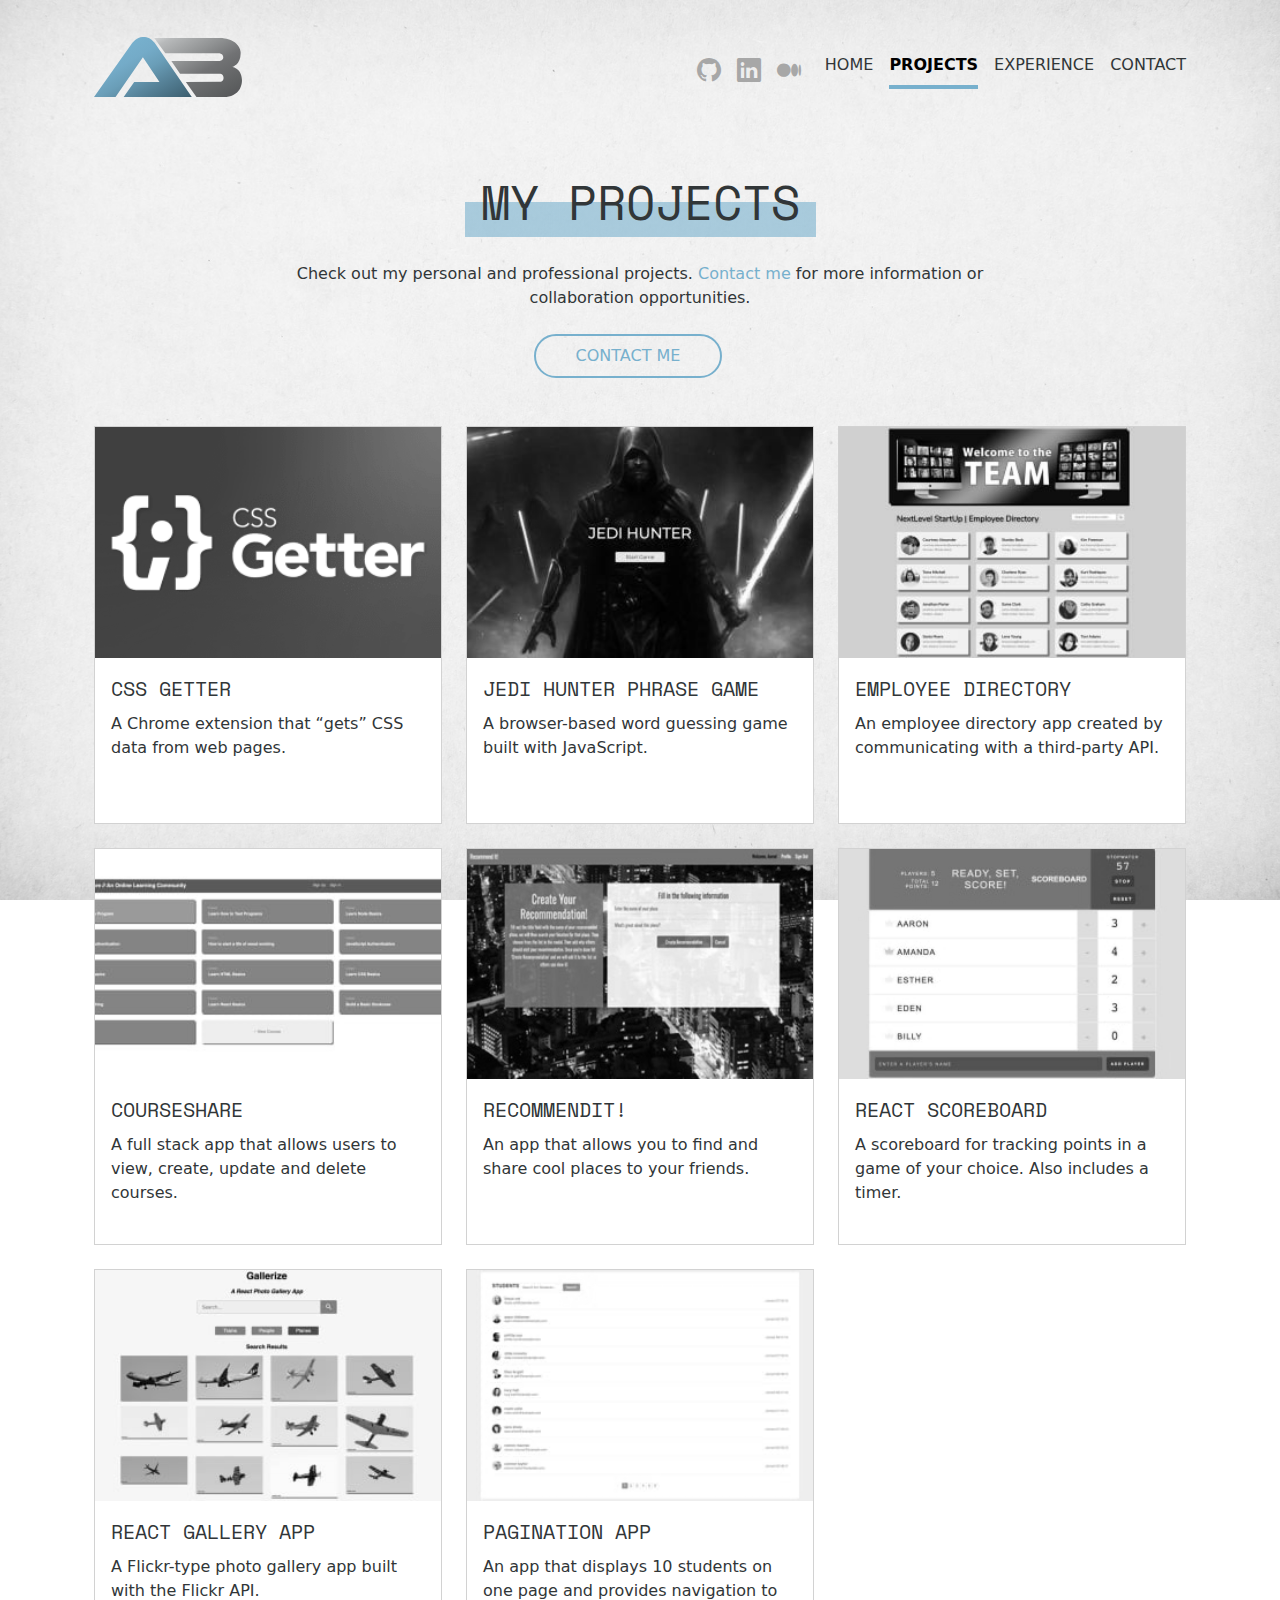
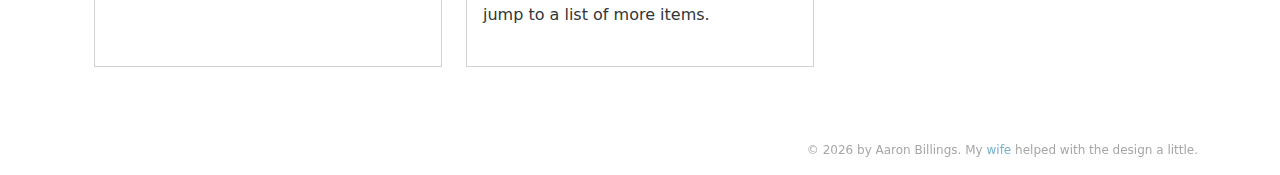
<file: projects.html>
<!doctype html>
<html lang="en">
<head>
<meta charset="utf-8">
<meta name="viewport" content="width=device-width, initial-scale=1">
<title>Aaron Billings | Software Engineer in Atlanta</title>
<link href="https://cdn.jsdelivr.net/npm/bootstrap@5.3.3/dist/css/bootstrap.min.css" rel="stylesheet" integrity="sha384-QWTKZyjpPEjISv5WaRU9OFeRpok6YctnYmDr5pNlyT2bRjXh0JMhjY6hW+ALEwIH" crossorigin="anonymous">
<link href="styles.css" rel="stylesheet" type="text/css">
<link rel="preconnect" href="https://fonts.googleapis.com">
<link rel="preconnect" href="https://fonts.gstatic.com" crossorigin>
<link href="https://fonts.googleapis.com/css2?family=Inter:wght@100..900&family=Space+Mono:wght@400;700&display=swap" rel="stylesheet">
<link rel="stylesheet" href="https://cdn.jsdelivr.net/npm/bootstrap-icons@1.11.3/font/bootstrap-icons.min.css">
<script src="https://cdn.jsdelivr.net/npm/bootstrap@5.3.3/dist/js/bootstrap.bundle.min.js" integrity="sha384-YvpcrYf0tY3lHB60NNkmXc5s9fDVZLESaAA55NDzOxhy9GkcIdslK1eN7N6jIeHz" crossorigin="anonymous"></script> 
<script src="https://cdn.jsdelivr.net/npm/@popperjs/core@2.11.8/dist/umd/popper.min.js" integrity="sha384-I7E8VVD/ismYTF4hNIPjVp/Zjvgyol6VFvRkX/vR+Vc4jQkC+hVqc2pM8ODewa9r" crossorigin="anonymous"></script> 
<script src="https://cdn.jsdelivr.net/npm/bootstrap@5.3.3/dist/js/bootstrap.min.js" integrity="sha384-0pUGZvbkm6XF6gxjEnlmuGrJXVbNuzT9qBBavbLwCsOGabYfZo0T0to5eqruptLy" crossorigin="anonymous"></script>
</head>
<body>
<div class="container p-4"> 
  <!-- Begin navbar -->
  <nav class="navbar navbar-expand-lg mb-4"> <a class="navbar-brand" href="index.html">
    <div class="ab-logo"></div>
    </a>
    <button class="navbar-toggler" type="button" data-bs-toggle="offcanvas" data-bs-target="#offcanvasNavbar" aria-controls="offcanvasNavbar"> <span class="navbar-toggler-icon"></span> </button>
    <div class="offcanvas offcanvas-end" tabindex="-1" id="offcanvasNavbar" aria-labelledby="offcanvasNavbarLabel">
      <div class="offcanvas-header">
        <h5 class="offcanvas-title" id="offcanvasNavbarLabel">Aaron Billings</h5>
        <button type="button" class="btn-close" data-bs-dismiss="offcanvas" aria-label="Close"></button>
      </div>
      <div class="offcanvas-body justify-content-end">
        <ul class="nav nav-icons justify-content-sm-start me-4">
          <li class="nav-item"> <a class="nav-link ps-0 pe-0" href="https://github.com/asbillings07" target="_blank"><i class="bi bi-github"></i></a> </li>
          <li class="nav-item"> <a class="nav-link pe-0" href="https://www.linkedin.com/in/aaron-billings-9b429610a/" target="_blank"><i class="bi bi-linkedin"></i></a> </li>
          <li class="nav-item"> <a class="nav-link pe-0" href="https://abdevelops.medium.com/" target="_blank"><i class="bi bi-medium"></i></a> </li>
        </ul>
        <ul class="navbar-nav justify-content-end nav-underline">
          <li class="nav-item"> <a class="nav-link" aria-current="page" href="index.html">HOME</a> </li>
          <li class="nav-item"> <a class="nav-link active" href="projects.html">PROJECTS</a> </li>
          <li class="nav-item"> <a class="nav-link" href="resume.html">EXPERIENCE</a> </li>
          <li class="nav-item"> <a class="nav-link" href="contact.html">CONTACT</a> </li>
        </ul>
      </div>
    </div>
  </nav>
  <!-- /navbar -->
  <div class="row my-5 justify-content-center">
    <div class="col-md-12 col-lg-8 text-center">
      <h1><span class="highlight px-3">MY PROJECTS</span></h1>
      <p class="my-4">Check out my personal and professional projects. <a href="contact.html">Contact me</a> for more information or collaboration opportunities.</p>
      <a class="btn btn-outline-primary btn-lg me-4" href="contact.html" role="button">CONTACT ME</a> </div>
  </div>

  <!-- Begin card row -->
  <div class="row gy-4">
    <div class="col-12 col-md-4">
      <div class="card"> <a href="cssgetter.html"><img src="img/getter_01.png" class="card-img-top" alt="CSS Getter"></a>
        <div class="card-body">
            <h5 class="card-title"><a href="cssgetter.html">CSS Getter</a></h5>
          <p class="card-text">A Chrome extension that “gets” CSS data from web pages.</p>
           </div>
      </div>
    </div>
    <div class="col-12 col-md-4">
      <div class="card"> <a href="phrasegame.html"><img src="img/phrase-game_01.jpeg" class="card-img-top" alt="Jedi Hunter Phrase Game"></a>
        <div class="card-body">
            <h5 class="card-title"><a href="phrasegame.html">Jedi Hunter Phrase Game</a></h5>
          <p class="card-text">A browser-based word guessing game built with JavaScript.</p>
           </div>
      </div>
    </div>
    <div class="col-12 col-md-4">
      <div class="card"> <a href="empdirectory.html"><img src="img/employee-directory_01.jpeg" class="card-img-top" alt="Employee Directory"></a>
        <div class="card-body">
            <h5 class="card-title"><a href="empdirectory.html">Employee Directory </a></h5>
          <p class="card-text">An employee directory app created by communicating with a third-party API.</p>
          </div>
      </div>
    </div>
    <div class="col-12 col-md-4">
      <div class="card"> <a href="courseshare.html"><img src="img/course-share_01.jpeg" class="card-img-top" alt="CourseShare"></a>
        <div class="card-body">
            <h5 class="card-title"><a href="courseshare.html">CourseShare</a></h5>
          <p class="card-text">A full stack app that allows users to view, create, update and delete courses.</p>
          </div>
      </div>
    </div>
    <div class="col-12 col-md-4">
      <div class="card"><a href="recommendit.html"> <img src="img/recommendit_03 2.jpg" class="card-img-top" alt="RecommendIt!"></a>
        <div class="card-body">
            <h5 class="card-title"><a href="recommendit.html">RecommendIt!</a></h5>
          <p class="card-text">An app that allows you to find and share cool places to your friends.</p>
           </div>
      </div>
    </div>
    <div class="col-12 col-md-4">
      <div class="card"> <a href="#"><img src="img/scoreboard_01.jpeg" class="card-img-top" alt="React Scoreboard"></a>
        <div class="card-body">
            <h5 class="card-title"><a href="#">React Scoreboard</a></h5>
          <p class="card-text">A scoreboard for tracking points in a game of your choice. Also includes a timer.</p>
          </div>
      </div>
    </div>
    <div class="col-12 col-md-4">
      <div class="card"> <a href="#"><img src="img/gallery_01.jpeg" class="card-img-top" alt="React Gallery App"></a>
        <div class="card-body">
            <h5 class="card-title"><a href="#">React Gallery App</a></h5>
          <p class="card-text">A Flickr-type photo gallery app built with the Flickr API.</p>
           </div>
      </div>
    </div>
    <div class="col-12 col-md-4">
      <div class="card"> <a href="#"><img src="img/pagination_01.jpeg" class="card-img-top" alt="Pagination App"></a>
        <div class="card-body">
            <h5 class="card-title"><a href="#">Pagination App</a></h5>
          <p class="card-text">An app that displays 10 students on one page and provides navigation to jump to a list of more items.</p>
          </div>
      </div>
    </div>
  </div>
  <!-- /card row --> 
  
  <!-- /container --> 
</div>
<div class="container">
  <footer>
    <div class="row sticky-bottom">
      <div class="col d-flex justify-content-end">
        <p>&copy; <script>document.write(new Date().getFullYear())</script> by Aaron Billings. My <a href="https://akbgraphicdesign.com" target="_blank">wife</a> helped with the design a little.</p>
      </div>
    </div>
  </footer>
</div>
</body>
</html>
</file>
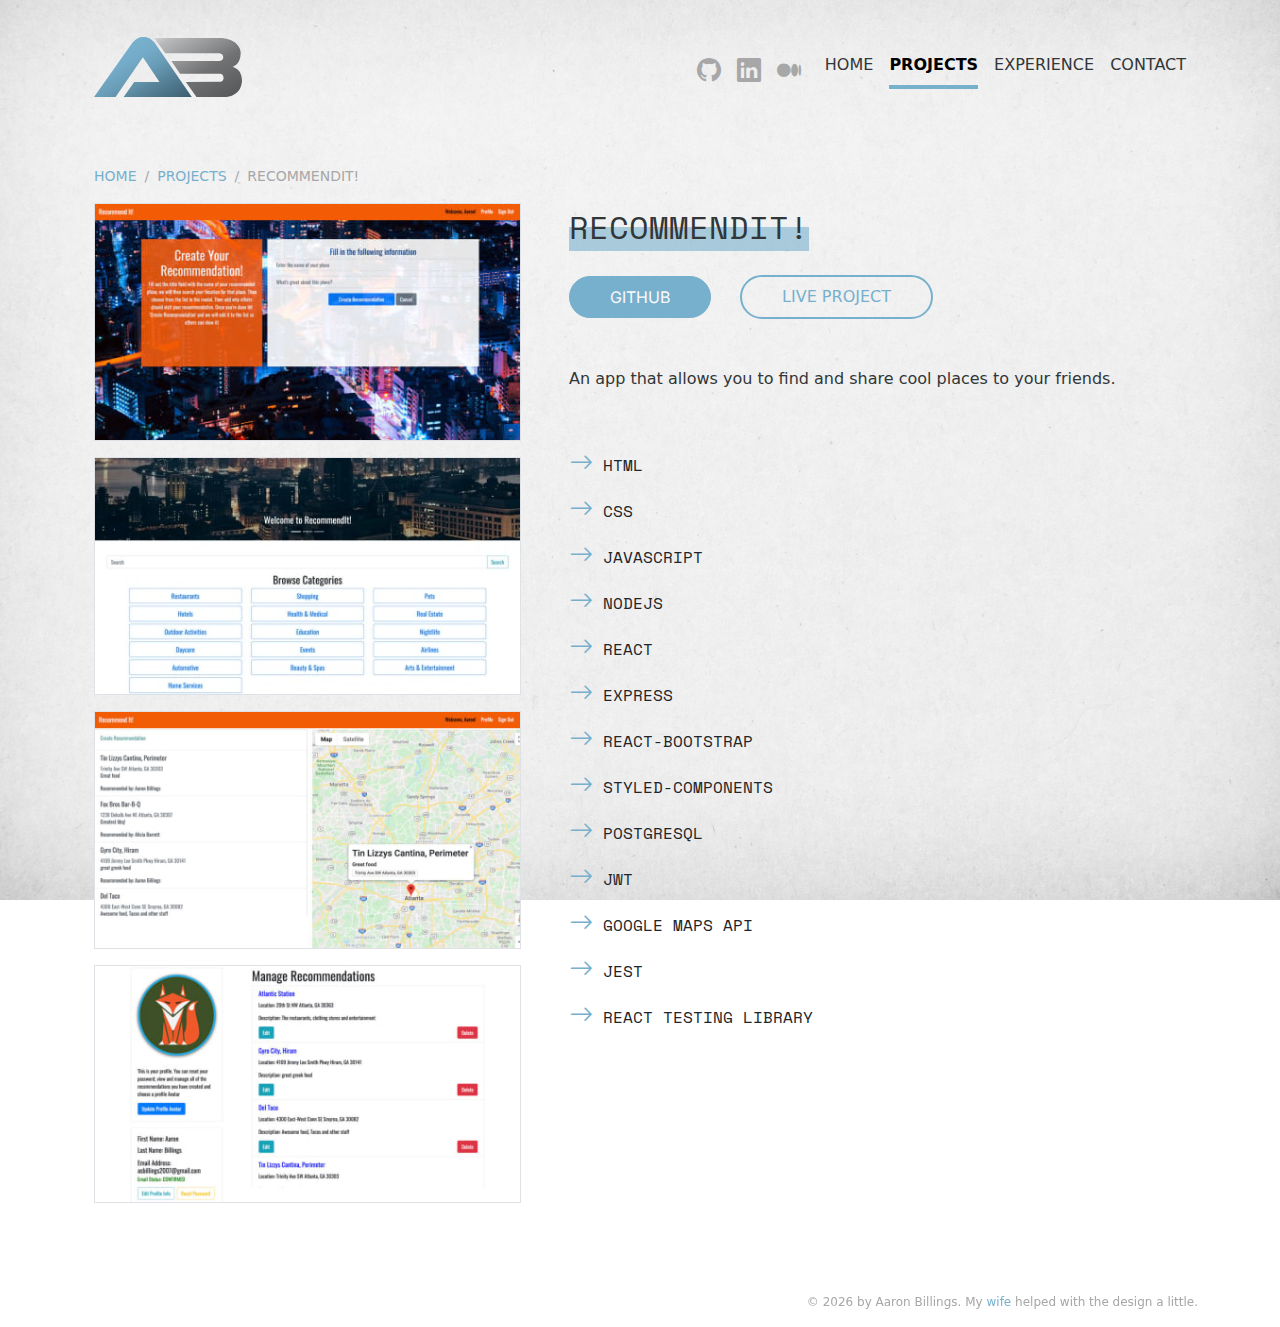
<file: recommendit.html>
<!doctype html>
<html lang="en">
<head>
<meta charset="utf-8">
<meta name="viewport" content="width=device-width, initial-scale=1">
<title>Aaron Billings | Software Engineer in Atlanta</title>
<link href="https://cdn.jsdelivr.net/npm/bootstrap@5.3.3/dist/css/bootstrap.min.css" rel="stylesheet" integrity="sha384-QWTKZyjpPEjISv5WaRU9OFeRpok6YctnYmDr5pNlyT2bRjXh0JMhjY6hW+ALEwIH" crossorigin="anonymous">
<link href="styles.css" rel="stylesheet" type="text/css">
<link rel="preconnect" href="https://fonts.googleapis.com">
<link rel="preconnect" href="https://fonts.gstatic.com" crossorigin>
<link href="https://fonts.googleapis.com/css2?family=Inter:wght@100..900&family=Space+Mono:wght@400;700&display=swap" rel="stylesheet">
<link rel="stylesheet" href="https://cdn.jsdelivr.net/npm/bootstrap-icons@1.11.3/font/bootstrap-icons.min.css">
<script src="https://cdn.jsdelivr.net/npm/bootstrap@5.3.3/dist/js/bootstrap.bundle.min.js" integrity="sha384-YvpcrYf0tY3lHB60NNkmXc5s9fDVZLESaAA55NDzOxhy9GkcIdslK1eN7N6jIeHz" crossorigin="anonymous"></script> 
<script src="https://cdn.jsdelivr.net/npm/@popperjs/core@2.11.8/dist/umd/popper.min.js" integrity="sha384-I7E8VVD/ismYTF4hNIPjVp/Zjvgyol6VFvRkX/vR+Vc4jQkC+hVqc2pM8ODewa9r" crossorigin="anonymous"></script> 
<script src="https://cdn.jsdelivr.net/npm/bootstrap@5.3.3/dist/js/bootstrap.min.js" integrity="sha384-0pUGZvbkm6XF6gxjEnlmuGrJXVbNuzT9qBBavbLwCsOGabYfZo0T0to5eqruptLy" crossorigin="anonymous"></script>
</head>
<body>
<div class="container p-4"> 
  <!-- Begin navbar -->
  <nav class="navbar navbar-expand-lg mb-4"> <a class="navbar-brand" href="index.html">
    <div class="ab-logo"></div>
    </a>
    <button class="navbar-toggler" type="button" data-bs-toggle="offcanvas" data-bs-target="#offcanvasNavbar" aria-controls="offcanvasNavbar"> <span class="navbar-toggler-icon"></span> </button>
    <div class="offcanvas offcanvas-end" tabindex="-1" id="offcanvasNavbar" aria-labelledby="offcanvasNavbarLabel">
      <div class="offcanvas-header">
        <h5 class="offcanvas-title" id="offcanvasNavbarLabel">Aaron Billings</h5>
        <button type="button" class="btn-close" data-bs-dismiss="offcanvas" aria-label="Close"></button>
      </div>
      <div class="offcanvas-body justify-content-end">
        <ul class="nav nav-icons justify-content-sm-start me-4">
          <li class="nav-item"> <a class="nav-link ps-0 pe-0" href="https://github.com/asbillings07" target="_blank"><i class="bi bi-github"></i></a> </li>
          <li class="nav-item"> <a class="nav-link pe-0" href="https://www.linkedin.com/in/aaron-billings-9b429610a/" target="_blank"><i class="bi bi-linkedin"></i></a> </li>
          <li class="nav-item"> <a class="nav-link pe-0" href="https://abdevelops.medium.com/" target="_blank"><i class="bi bi-medium"></i></a> </li>
        </ul>
        <ul class="navbar-nav justify-content-end nav-underline">
          <li class="nav-item"> <a class="nav-link" aria-current="page" href="index.html">HOME</a> </li>
          <li class="nav-item"> <a class="nav-link active" href="projects.html">PROJECTS</a> </li>
          <li class="nav-item"> <a class="nav-link" href="resume.html">EXPERIENCE</a> </li>
          <li class="nav-item"> <a class="nav-link" href="contact.html">CONTACT</a> </li>
        </ul>
      </div>
    </div>
  </nav>
  <!-- /navbar -->
  
  <!-- Begin breadcrumb -->
  <div class="row mt-5">
    <div class="col-12">
      <nav aria-label="breadcrumb">
        <ol class="breadcrumb">
          <li class="breadcrumb-item"><a href="index.html">Home</a></li>
          <li class="breadcrumb-item"><a href="projects.html">Projects</a></li>
          <li class="breadcrumb-item active" aria-current="page">RecommendIt!</li>
        </ol>
      </nav>
    </div>
  </div>
  <!-- /breadcrumb -->
    
  <div class="row g-5">
    <div class="col-md-5 order-5 order-md-1">
      <figure><img src="img/recommendit_03.jpg" alt="RecommendIt homepage screenshot" class="img-fluid proj-img"/></figure>
      <figure><img src="img/recommendit_01.jpeg" alt="RecommendIt categories" class="img-fluid proj-img"/></figure>
      <figure><img src="img/recommendit_02.jpeg" alt="RecommendIt map feature" class="img-fluid proj-img"/></figure>
           <figure><img src="img/recommendit_04.jpeg" alt="RecommendIt profile page" class="img-fluid proj-img"/></figure>
    </div>
    <div class="col-md-7 order-1 order-md-5">
      <h2 class="mb-4"><span class="highlight">RecommendIt!</span></h2>
      <a class="btn btn-primary btn-lg me-4" href="https://github.com/asbillings07/recommendation_app" role="button">GITHUB</a> <a class="btn btn-outline-primary btn-lg" href="https://recommendit.netlify.com/" role="button">LIVE PROJECT</a>
      <p class="mt-5">An app that allows you to find and share cool places to your friends.</p>
      <ul class="list-group list-group-flush mt-5">
        <li class="list-group-item"><i class="bi bi-arrow-right blue"></i> HTML</li>
        <li class="list-group-item"><i class="bi bi-arrow-right blue"></i> CSS</li>
        <li class="list-group-item"><i class="bi bi-arrow-right blue"></i> JavaScript</li>
        <li class="list-group-item"><i class="bi bi-arrow-right blue"></i> NodeJs</li>
          <li class="list-group-item"><i class="bi bi-arrow-right blue"></i> React</li>
          <li class="list-group-item"><i class="bi bi-arrow-right blue"></i> Express</li>
          <li class="list-group-item"><i class="bi bi-arrow-right blue"></i> React-Bootstrap</li>
          <li class="list-group-item"><i class="bi bi-arrow-right blue"></i> Styled-components</li>
          <li class="list-group-item"><i class="bi bi-arrow-right blue"></i> PostGreSQL</li>
          <li class="list-group-item"><i class="bi bi-arrow-right blue"></i> JWT</li>
          <li class="list-group-item"><i class="bi bi-arrow-right blue"></i> Google Maps API</li>
          <li class="list-group-item"><i class="bi bi-arrow-right blue"></i> Jest</li>
          <li class="list-group-item"><i class="bi bi-arrow-right blue"></i> React Testing Library</li>
      </ul>
    </div>
  </div>
  
  <!-- /container --> 
</div>
<div class="container">
  <footer>
    <div class="row sticky-bottom">
      <div class="col d-flex justify-content-end">
        <p>&copy; <script>document.write(new Date().getFullYear())</script> by Aaron Billings. My <a href="https://akbgraphicdesign.com" target="_blank">wife</a> helped with the design a little.</p>
      </div>
    </div>
  </footer>
</div>
</body>
</html>
</file>
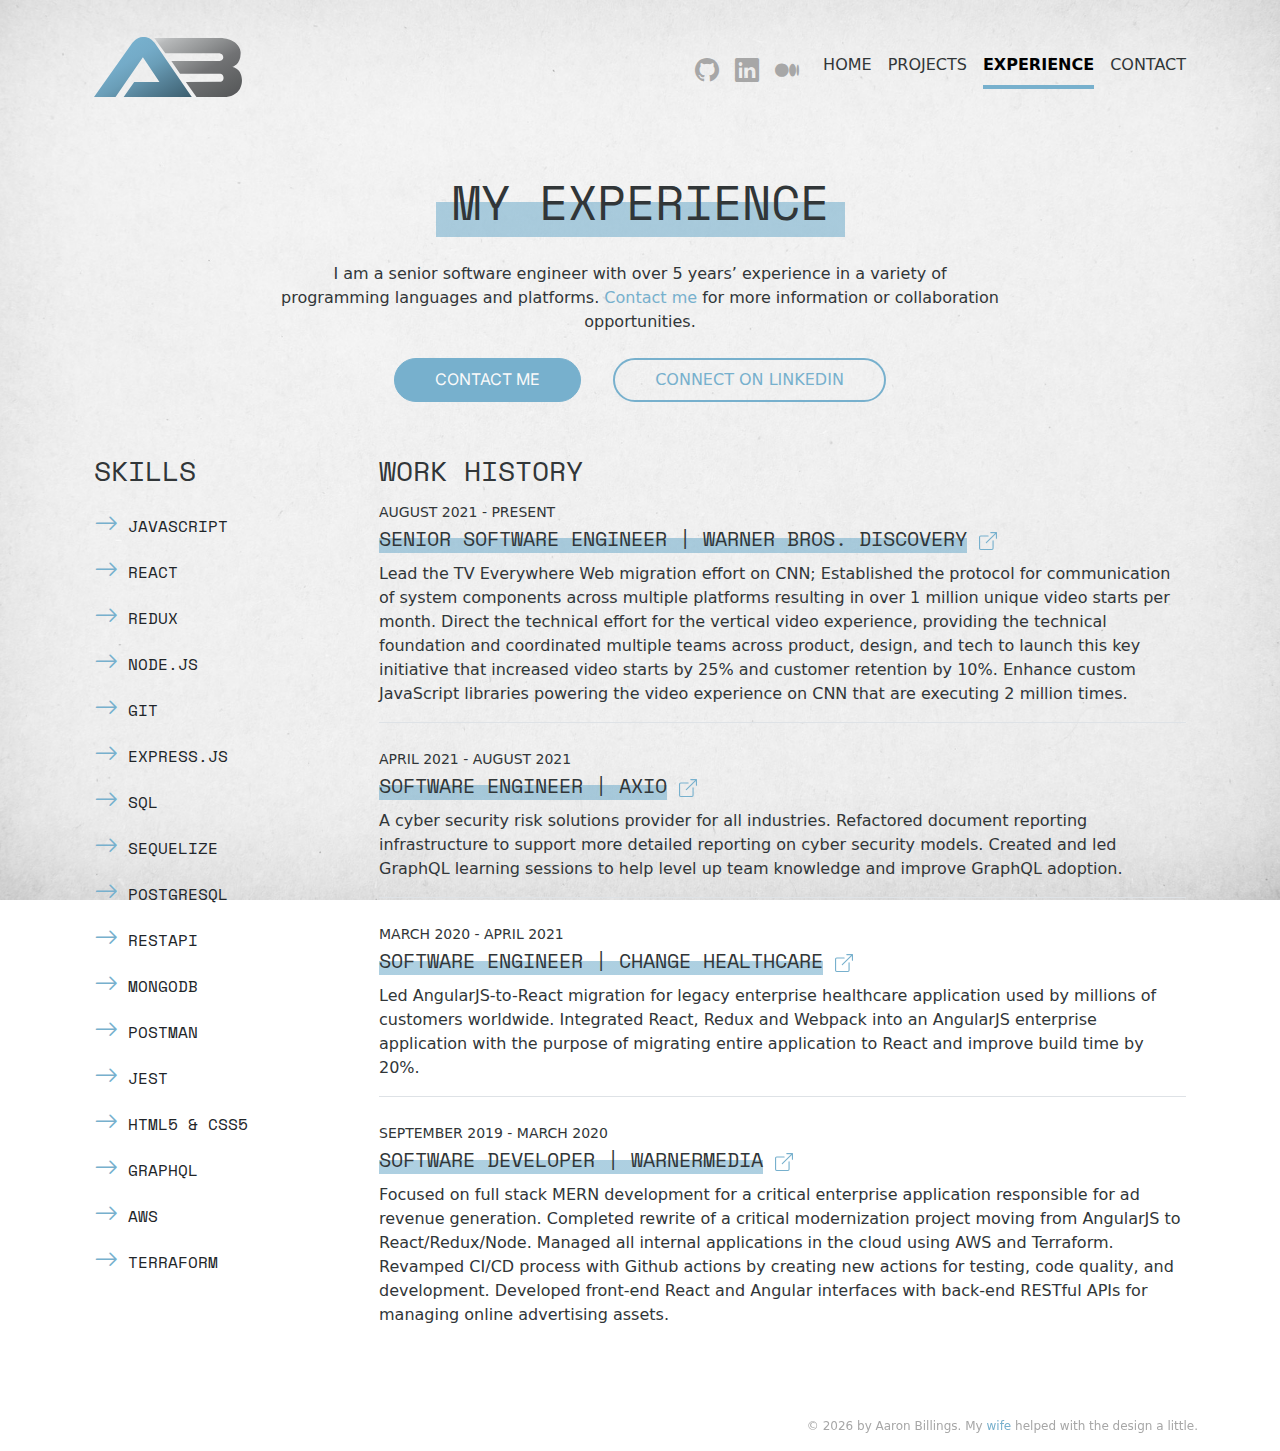
<file: resume.html>
<!doctype html>
<html lang="en">
<head>
<meta charset="utf-8">
<meta name="viewport" content="width=device-width, initial-scale=1">
<title>Aaron Billings | Software Engineer in Atlanta</title>
<link href="https://cdn.jsdelivr.net/npm/bootstrap@5.3.3/dist/css/bootstrap.min.css" rel="stylesheet" integrity="sha384-QWTKZyjpPEjISv5WaRU9OFeRpok6YctnYmDr5pNlyT2bRjXh0JMhjY6hW+ALEwIH" crossorigin="anonymous">
<link href="styles.css" rel="stylesheet" type="text/css">
<link rel="preconnect" href="https://fonts.googleapis.com">
<link rel="preconnect" href="https://fonts.gstatic.com" crossorigin>
<link href="https://fonts.googleapis.com/css2?family=Inter:wght@100..900&family=Space+Mono:wght@400;700&display=swap" rel="stylesheet">
<link rel="stylesheet" href="https://cdn.jsdelivr.net/npm/bootstrap-icons@1.11.3/font/bootstrap-icons.min.css">
<script src="https://cdn.jsdelivr.net/npm/bootstrap@5.3.3/dist/js/bootstrap.bundle.min.js" integrity="sha384-YvpcrYf0tY3lHB60NNkmXc5s9fDVZLESaAA55NDzOxhy9GkcIdslK1eN7N6jIeHz" crossorigin="anonymous"></script> 
<script src="https://cdn.jsdelivr.net/npm/@popperjs/core@2.11.8/dist/umd/popper.min.js" integrity="sha384-I7E8VVD/ismYTF4hNIPjVp/Zjvgyol6VFvRkX/vR+Vc4jQkC+hVqc2pM8ODewa9r" crossorigin="anonymous"></script> 
<script src="https://cdn.jsdelivr.net/npm/bootstrap@5.3.3/dist/js/bootstrap.min.js" integrity="sha384-0pUGZvbkm6XF6gxjEnlmuGrJXVbNuzT9qBBavbLwCsOGabYfZo0T0to5eqruptLy" crossorigin="anonymous"></script>
</head>
<body>
<div class="container p-4"> 
  <!-- Begin navbar -->
  <nav class="navbar navbar-expand-lg mb-4"> <a class="navbar-brand" href="index.html">
    <div class="ab-logo"></div>
    </a>
    <button class="navbar-toggler" type="button" data-bs-toggle="offcanvas" data-bs-target="#offcanvasNavbar" aria-controls="offcanvasNavbar"> <span class="navbar-toggler-icon"></span> </button>
    <div class="offcanvas offcanvas-end" tabindex="-1" id="offcanvasNavbar" aria-labelledby="offcanvasNavbarLabel">
      <div class="offcanvas-header">
        <h5 class="offcanvas-title" id="offcanvasNavbarLabel">Aaron Billings</h5>
        <button type="button" class="btn-close" data-bs-dismiss="offcanvas" aria-label="Close"></button>
      </div>
      <div class="offcanvas-body justify-content-end">
        <ul class="nav nav-icons justify-content-sm-start me-4">
          <li class="nav-item"> <a class="nav-link ps-0 pe-0" href="https://github.com/asbillings07" target="_blank"><i class="bi bi-github"></i></a> </li>
          <li class="nav-item"> <a class="nav-link pe-0" href="https://www.linkedin.com/in/aaron-billings-9b429610a/" target="_blank"><i class="bi bi-linkedin"></i></a> </li>
          <li class="nav-item"> <a class="nav-link pe-0" href="https://abdevelops.medium.com/" target="_blank"><i class="bi bi-medium"></i></a> </li>
        </ul>
        <ul class="navbar-nav justify-content-end nav-underline">
          <li class="nav-item"> <a class="nav-link" aria-current="page" href="index.html">HOME</a> </li>
          <li class="nav-item"> <a class="nav-link" href="projects.html">PROJECTS</a> </li>
          <li class="nav-item"> <a class="nav-link active" href="resume.html">EXPERIENCE</a> </li>
          <li class="nav-item"> <a class="nav-link" href="contact.html">CONTACT</a> </li>
        </ul>
      </div>
    </div>
  </nav>
  <!-- /navbar -->
  <div class="row my-5 justify-content-center">
    <div class="col-md-12 col-lg-8 text-center">
      <h1><span class="highlight px-3">MY EXPERIENCE</span></h1>
      <p class="my-4">I am a senior software engineer with over 5 years’ experience in a variety of programming languages and platforms. <a href="contact.html">Contact me</a> for more information or collaboration opportunities.</p>
    </div>
    <div class="d-grid gap-2 col-8 col-md-12 col-lg-8 justify-content-center d-md-flex"> <a class="btn btn-primary btn-lg me-md-4" href="contact.html" role="button">CONTACT ME</a> <a class="btn btn-outline-primary btn-lg" href="https://www.linkedin.com/in/aaron-billings-9b429610a/" target="_blank" role="button">CONNECT ON LINKEDIN</a></div>
  </div>
  <!-- Begin resume -->
  <div class="row g-5">
    <div class="col-md-4 col-lg-3 order-5 order-md-1">
      <h3>SKILLS</h3>
      <ul class="list-group list-group-flush">
        <li class="list-group-item"><i class="bi bi-arrow-right blue"></i> JavaScript</li>
        <li class="list-group-item"><i class="bi bi-arrow-right blue"></i> React</li>
        <li class="list-group-item"><i class="bi bi-arrow-right blue"></i> Redux</li>
        <li class="list-group-item"><i class="bi bi-arrow-right blue"></i> Node.js</li>
        <li class="list-group-item"><i class="bi bi-arrow-right blue"></i> Git</li>
        <li class="list-group-item"><i class="bi bi-arrow-right blue"></i> Express.js</li>
        <li class="list-group-item"><i class="bi bi-arrow-right blue"></i> SQL</li>
        <li class="list-group-item"><i class="bi bi-arrow-right blue"></i> Sequelize</li>
        <li class="list-group-item"><i class="bi bi-arrow-right blue"></i> PostgreSQL</li>
        <li class="list-group-item"><i class="bi bi-arrow-right blue"></i> RestAPI</li>
        <li class="list-group-item"><i class="bi bi-arrow-right blue"></i> MongoDB</li>
        <li class="list-group-item"><i class="bi bi-arrow-right blue"></i> Postman</li>
        <li class="list-group-item"><i class="bi bi-arrow-right blue"></i> Jest</li>
        <li class="list-group-item"><i class="bi bi-arrow-right blue"></i> HTML5 &amp; CSS5</li>
        <li class="list-group-item"><i class="bi bi-arrow-right blue"></i> GraphQL</li>
        <li class="list-group-item"><i class="bi bi-arrow-right blue"></i> AWS</li>
        <li class="list-group-item"><i class="bi bi-arrow-right blue"></i> Terraform</li>
      </ul>
    </div>
    <div class="col-md-8 col-lg-9 order-1 order-md-5">
      <h3>Work History</h3>
      <section class="border-bottom mb-4"> <small>AUGUST 2021 - PRESENT</small>
        <h5><span class="highlight">Senior Software Engineer | Warner Bros. Discovery</span> <a href="https://wbd.com/" target="_blank">
          <svg xmlns="http://www.w3.org/2000/svg" width="18" height="18" fill="currentColor" class="bi bi-box-arrow-up-right work-icon" viewBox="0 0 16 16">
            <path fill-rule="evenodd" d="M8.636 3.5a.5.5 0 0 0-.5-.5H1.5A1.5 1.5 0 0 0 0 4.5v10A1.5 1.5 0 0 0 1.5 16h10a1.5 1.5 0 0 0 1.5-1.5V7.864a.5.5 0 0 0-1 0V14.5a.5.5 0 0 1-.5.5h-10a.5.5 0 0 1-.5-.5v-10a.5.5 0 0 1 .5-.5h6.636a.5.5 0 0 0 .5-.5"/>
            <path fill-rule="evenodd" d="M16 .5a.5.5 0 0 0-.5-.5h-5a.5.5 0 0 0 0 1h3.793L6.146 9.146a.5.5 0 1 0 .708.708L15 1.707V5.5a.5.5 0 0 0 1 0z"/>
          </svg>
          </a></h5>
        <p> Lead the TV Everywhere Web migration effort on CNN; Established the protocol for communication of system components across multiple platforms resulting in over 1 million unique video starts per month. Direct the technical effort for the vertical video experience, providing the technical foundation and coordinated multiple teams across product, design, and tech to launch this key initiative that increased video starts by 25% and customer retention by 10%. Enhance custom JavaScript libraries powering the video experience on CNN that are executing 2 million times.</p>
      </section>
      <section class="border-bottom mb-4"><small>APRIL 2021 - AUGUST 2021</small>
        <h5><span class="highlight">Software Engineer | Axio</span> <a href="https://axio.com/" target="_blank">
          <svg xmlns="http://www.w3.org/2000/svg" width="18" height="18" fill="currentColor" class="bi bi-box-arrow-up-right work-icon" viewBox="0 0 16 16">
            <path fill-rule="evenodd" d="M8.636 3.5a.5.5 0 0 0-.5-.5H1.5A1.5 1.5 0 0 0 0 4.5v10A1.5 1.5 0 0 0 1.5 16h10a1.5 1.5 0 0 0 1.5-1.5V7.864a.5.5 0 0 0-1 0V14.5a.5.5 0 0 1-.5.5h-10a.5.5 0 0 1-.5-.5v-10a.5.5 0 0 1 .5-.5h6.636a.5.5 0 0 0 .5-.5"/>
            <path fill-rule="evenodd" d="M16 .5a.5.5 0 0 0-.5-.5h-5a.5.5 0 0 0 0 1h3.793L6.146 9.146a.5.5 0 1 0 .708.708L15 1.707V5.5a.5.5 0 0 0 1 0z"/>
          </svg>
          </a></h5>
        <p>A cyber security risk solutions provider for all industries. Refactored document reporting infrastructure to support more detailed reporting on cyber security models. Created and led GraphQL learning sessions to help level up team knowledge and improve GraphQL adoption.</p>
      </section>
      <section class="border-bottom mb-4"> <small>MARCH 2020 - APRIL 2021</small>
        <h5><span class="highlight">Software Engineer | Change Healthcare</span> <a href="https://www.changehealthcare.com/" target="_blank">
          <svg xmlns="http://www.w3.org/2000/svg" width="18" height="18" fill="currentColor" class="bi bi-box-arrow-up-right work-icon" viewBox="0 0 16 16">
            <path fill-rule="evenodd" d="M8.636 3.5a.5.5 0 0 0-.5-.5H1.5A1.5 1.5 0 0 0 0 4.5v10A1.5 1.5 0 0 0 1.5 16h10a1.5 1.5 0 0 0 1.5-1.5V7.864a.5.5 0 0 0-1 0V14.5a.5.5 0 0 1-.5.5h-10a.5.5 0 0 1-.5-.5v-10a.5.5 0 0 1 .5-.5h6.636a.5.5 0 0 0 .5-.5"/>
            <path fill-rule="evenodd" d="M16 .5a.5.5 0 0 0-.5-.5h-5a.5.5 0 0 0 0 1h3.793L6.146 9.146a.5.5 0 1 0 .708.708L15 1.707V5.5a.5.5 0 0 0 1 0z"/>
          </svg>
          </a></h5>
        <p>Led AngularJS-to-React migration for legacy enterprise healthcare application used by millions of customers worldwide. Integrated React, Redux and Webpack into an AngularJS enterprise application with the purpose of migrating entire application to React and improve build time by 20%.</p>
      </section>
      <section> <small>SEPTEMBER 2019 - MARCH 2020</small>
        <h5><span class="highlight">Software Developer | WarnerMedia</span> <a href="https://wbd.com/" target="_blank">
          <svg xmlns="http://www.w3.org/2000/svg" width="18" height="18" fill="currentColor" class="bi bi-box-arrow-up-right work-icon" viewBox="0 0 16 16">
            <path fill-rule="evenodd" d="M8.636 3.5a.5.5 0 0 0-.5-.5H1.5A1.5 1.5 0 0 0 0 4.5v10A1.5 1.5 0 0 0 1.5 16h10a1.5 1.5 0 0 0 1.5-1.5V7.864a.5.5 0 0 0-1 0V14.5a.5.5 0 0 1-.5.5h-10a.5.5 0 0 1-.5-.5v-10a.5.5 0 0 1 .5-.5h6.636a.5.5 0 0 0 .5-.5"/>
            <path fill-rule="evenodd" d="M16 .5a.5.5 0 0 0-.5-.5h-5a.5.5 0 0 0 0 1h3.793L6.146 9.146a.5.5 0 1 0 .708.708L15 1.707V5.5a.5.5 0 0 0 1 0z"/>
          </svg>
          </a></h5>
        <p>Focused on full stack MERN development for a critical enterprise application responsible for ad revenue generation. Completed rewrite of a critical modernization project moving from AngularJS to React/Redux/Node. Managed all internal applications in the cloud using AWS and Terraform. Revamped CI/CD process with Github actions by creating new actions for testing, code quality, and development. Developed front-end React and Angular interfaces with back-end RESTful APIs for managing online advertising assets.</p>
      </section>
    </div>
  </div>
  
  <!-- /container --> 
</div>
<div class="container">
  <footer>
    <div class="row sticky-bottom">
      <div class="col d-flex justify-content-end">
        <p>&copy; <script>document.write(new Date().getFullYear())</script> by Aaron Billings. My <a href="https://akbgraphicdesign.com" target="_blank">wife</a> helped with the design a little.</p>
      </div>
    </div>
  </footer>
</div>
</body>
</html>
</file>
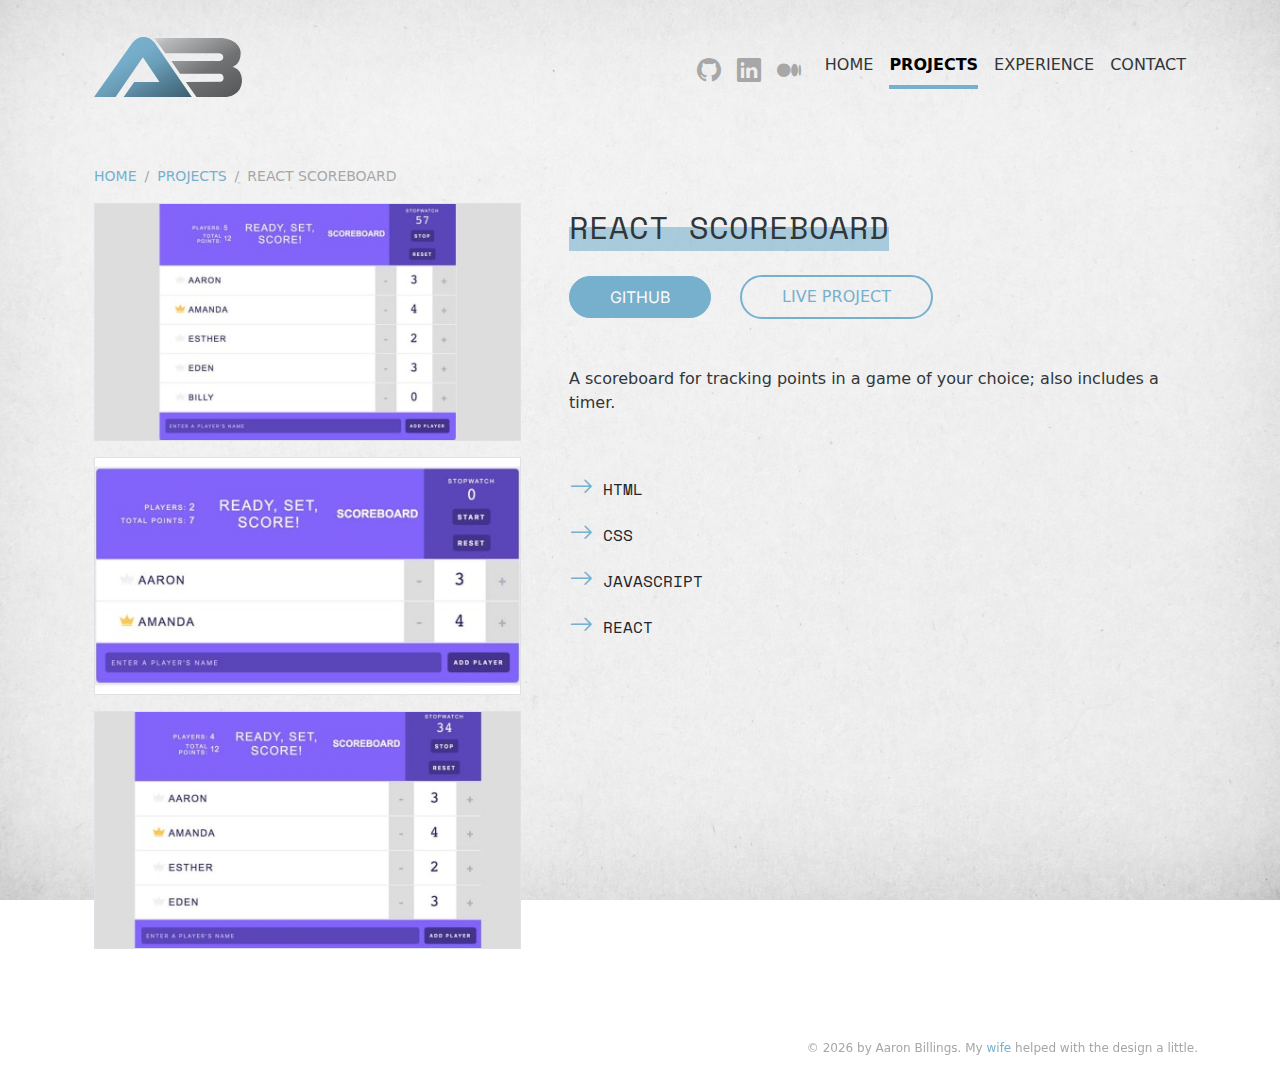
<file: scoreboard.html>
<!doctype html>
<html lang="en">
<head>
<meta charset="utf-8">
<meta name="viewport" content="width=device-width, initial-scale=1">
<title>Aaron Billings | Software Engineer in Atlanta</title>
<link href="https://cdn.jsdelivr.net/npm/bootstrap@5.3.3/dist/css/bootstrap.min.css" rel="stylesheet" integrity="sha384-QWTKZyjpPEjISv5WaRU9OFeRpok6YctnYmDr5pNlyT2bRjXh0JMhjY6hW+ALEwIH" crossorigin="anonymous">
<link href="styles.css" rel="stylesheet" type="text/css">
<link rel="preconnect" href="https://fonts.googleapis.com">
<link rel="preconnect" href="https://fonts.gstatic.com" crossorigin>
<link href="https://fonts.googleapis.com/css2?family=Inter:wght@100..900&family=Space+Mono:wght@400;700&display=swap" rel="stylesheet">
<link rel="stylesheet" href="https://cdn.jsdelivr.net/npm/bootstrap-icons@1.11.3/font/bootstrap-icons.min.css">
<script src="https://cdn.jsdelivr.net/npm/bootstrap@5.3.3/dist/js/bootstrap.bundle.min.js" integrity="sha384-YvpcrYf0tY3lHB60NNkmXc5s9fDVZLESaAA55NDzOxhy9GkcIdslK1eN7N6jIeHz" crossorigin="anonymous"></script> 
<script src="https://cdn.jsdelivr.net/npm/@popperjs/core@2.11.8/dist/umd/popper.min.js" integrity="sha384-I7E8VVD/ismYTF4hNIPjVp/Zjvgyol6VFvRkX/vR+Vc4jQkC+hVqc2pM8ODewa9r" crossorigin="anonymous"></script> 
<script src="https://cdn.jsdelivr.net/npm/bootstrap@5.3.3/dist/js/bootstrap.min.js" integrity="sha384-0pUGZvbkm6XF6gxjEnlmuGrJXVbNuzT9qBBavbLwCsOGabYfZo0T0to5eqruptLy" crossorigin="anonymous"></script>
</head>
<body>
<div class="container p-4"> 
  <!-- Begin navbar -->
  <nav class="navbar navbar-expand-lg mb-4"> <a class="navbar-brand" href="index.html">
    <div class="ab-logo"></div>
    </a>
    <button class="navbar-toggler" type="button" data-bs-toggle="offcanvas" data-bs-target="#offcanvasNavbar" aria-controls="offcanvasNavbar"> <span class="navbar-toggler-icon"></span> </button>
    <div class="offcanvas offcanvas-end" tabindex="-1" id="offcanvasNavbar" aria-labelledby="offcanvasNavbarLabel">
      <div class="offcanvas-header">
        <h5 class="offcanvas-title" id="offcanvasNavbarLabel">Aaron Billings</h5>
        <button type="button" class="btn-close" data-bs-dismiss="offcanvas" aria-label="Close"></button>
      </div>
      <div class="offcanvas-body justify-content-end">
        <ul class="nav nav-icons justify-content-sm-start me-4">
          <li class="nav-item"> <a class="nav-link ps-0 pe-0" href="https://github.com/asbillings07" target="_blank"><i class="bi bi-github"></i></a> </li>
          <li class="nav-item"> <a class="nav-link pe-0" href="https://www.linkedin.com/in/aaron-billings-9b429610a/" target="_blank"><i class="bi bi-linkedin"></i></a> </li>
          <li class="nav-item"> <a class="nav-link pe-0" href="https://abdevelops.medium.com/" target="_blank"><i class="bi bi-medium"></i></a> </li>
        </ul>
        <ul class="navbar-nav justify-content-end nav-underline">
          <li class="nav-item"> <a class="nav-link" aria-current="page" href="index.html">HOME</a> </li>
          <li class="nav-item"> <a class="nav-link active" href="projects.html">PROJECTS</a> </li>
          <li class="nav-item"> <a class="nav-link" href="resume.html">EXPERIENCE</a> </li>
          <li class="nav-item"> <a class="nav-link" href="contact.html">CONTACT</a> </li>
        </ul>
      </div>
    </div>
  </nav>
  <!-- /navbar -->
  
  <!-- Begin breadcrumb -->
  <div class="row mt-5">
    <div class="col-12">
      <nav aria-label="breadcrumb">
        <ol class="breadcrumb">
          <li class="breadcrumb-item"><a href="index.html">Home</a></li>
          <li class="breadcrumb-item"><a href="projects.html">Projects</a></li>
          <li class="breadcrumb-item active" aria-current="page">React Scoreboard</li>
        </ol>
      </nav>
    </div>
  </div>
  <!-- /breadcrumb -->
    
  <div class="row g-5">
    <div class="col-md-5 order-5 order-md-1">
      <figure><img src="img/scoreboard_01_xl.jpeg" alt="React Scoreboard screenshot" class="img-fluid proj-img"/></figure>
      <figure><img src="img/scoreboard_02.jpeg" alt="React Scoreboard" class="img-fluid proj-img"/></figure>
      <figure><img src="img/scoreboard_03.jpeg" alt="React Scoreboard" class="img-fluid proj-img"/></figure>
    </div>
    <div class="col-md-7 order-1 order-md-5">
      <h2 class="mb-4"><span class="highlight">React Scoreboard</span></h2>
      <a class="btn btn-primary btn-lg me-4" href="https://github.com/asbillings07/react-scoreboard-app" role="button">GITHUB</a> <a class="btn btn-outline-primary btn-lg" href="https://readysetscore.netlify.com/" role="button">LIVE PROJECT</a>
      <p class="mt-5">A scoreboard for tracking points in a game of your choice; also includes a timer.</p>
      <ul class="list-group list-group-flush mt-5">
        <li class="list-group-item"><i class="bi bi-arrow-right blue"></i> HTML</li>
        <li class="list-group-item"><i class="bi bi-arrow-right blue"></i> CSS</li>
        <li class="list-group-item"><i class="bi bi-arrow-right blue"></i> JavaScript</li>
          <li class="list-group-item"><i class="bi bi-arrow-right blue"></i> React</li>
      </ul>
    </div>
  </div>
  
  <!-- /container --> 
</div>
<div class="container">
  <footer>
    <div class="row sticky-bottom">
      <div class="col d-flex justify-content-end">
        <p>&copy; <script>document.write(new Date().getFullYear())</script> by Aaron Billings. My <a href="https://akbgraphicdesign.com" target="_blank">wife</a> helped with the design a little.</p>
      </div>
    </div>
  </footer>
</div>
</body>
</html>
</file>
<file: styles.css>
@charset "UTF-8";
/* CSS Document */ :root {
  --dkgray: #313638;
  --ltgray: #d7d7d7;
  --mdgray: #a7a7a7;
  --blue: #77B0CD;
  --dkblue: #3B80A3;
  --heading: "Space Mono", monospace;
  --paragraph: "Inter", sans-serif;
}
.ltgray {
  color: #d7d7d7
}
.dkgray {
  color: #333;
}
.mdgray {
  color: #a7a7a7
}
.blue {
  color: #77B0Cd
}
.white {
  color: #fafafa
}
body {
  background: url("img/bg.jpg") no-repeat fixed center;
  background-size: cover;
  color: var(--dkgray);
  font-size: 16px;
}
/* Typography */
h1, h2, h3, h4, h5, h6 {
  font-family: var(--heading);
  font-weight: 400;
  font-style: normal;
  text-transform: uppercase;
  color: var(--dkgray);
  line-height: 1.5;
}
p {
  font-family: var(--paragraph) color: var(--dkgray)
}
h1 {
  font-size: 48px;
}
@media (max-width:480px) {
  h1 {
    font-size: 40px;
  }
}
a {
  color: var(--blue);
  text-decoration: none;
  transition: all ease-in-out 300ms;
}
a:active, a:hover, a:focus {
  color: var(--dkblue);
  transition: all ease-in-out 300ms;
}
.bi {
  font-size: 1.5rem;
}
.bg-dark {
  background-color: var(--blue) !important;
}
.highlight {
  background: linear-gradient(180deg, rgba(255, 255, 255, 0) 50%, rgba(119, 176, 205, 0.6) 50%)
}
.border-bottom {
  border-bottom: solid 1px #dee2e6;
}
/* Buttons */
.btn {
  text-transform: uppercase;
  --bs-btn-padding-x: 1.5rem;
  font-size: 16px;
}
.btn-primary {
  --bs-btn-color: #fafafa;
  --bs-btn-bg: #77B0CD;
  --bs-btn-border-color: #77B0CD;
  --bs-btn-hover-color: #fafafa;
  --bs-btn-hover-bg: #3B80A3;
  --bs-btn-hover-border-color: #3B80A3;
  --bs-btn-focus-shadow-rgb: 49, 132, 253;
  --bs-btn-active-color: #fafafa;
  --bs-btn-active-bg: #3B80A3;
  --bs-btn-active-border-color: #3B80A3;
  --bs-btn-active-shadow: inset 0 3px 5px rgba(0, 0, 0, 0.125);
  --bs-btn-disabled-color: #ddd;
  --bs-btn-disabled-bg: #B5B5B5;
  --bs-btn-disabled-border-color: #B5B5B5;
  --bs-btn-border-radius: 50px;
  --bs-btn-font-family: "Inter", sans-serif;
  --bs-btn-text-transform: uppercase;
}
.btn-outline-primary {
  --bs-btn-color: #77B0CD;
  --bs-btn-border-color: #77B0CD;
  --bs-btn-border-width: 2px;
  --bs-btn-hover-color: #3B80A3;
  --bs-btn-hover-bg: transparent;
  --bs-btn-hover-border-color: #3B80A3;
  --bs-btn-focus-shadow-rgb: 13, 110, 253;
  --bs-btn-active-color: #3B80A3;
  --bs-btn-active-bg: transparent;
  --bs-btn-active-border-color: #3B80A3;
  --bs-btn-active-shadow: inset 0 3px 5px rgba(0, 0, 0, 0.125);
  --bs-btn-disabled-color: #ddd;
  --bs-btn-disabled-bg: transparent;
  --bs-btn-disabled-border-color: #ddd;
  --bs-gradient: none;
  --bs-btn-border-radius: 50px;
  --bs-btn-text-transform: uppercase;
}
.btn-lg {
  --bs-btn-padding-x: 2.5rem;
}
/* Nav */
.ab-logo {
  height: 60px;
  width: 150px;
  background: url("img/logo.svg") no-repeat;
  display: inline-block;
  transition: all 0.6s
}
.ab-logo:hover {
  background: url("img/logo-flip.svg") no-repeat;
}
.nav-icons li a i {
  transistion: 800ms;
  color: var(--mdgray)
}
.nav-icons li a i:hover, .nav-icons li a i:active, .nav-icons li a i:focus {
  color: var(--blue);
  transistion: 800ms;
}
.nav-link {
  color: var(--dkgray)
}
.nav-underline .nav-link:focus, .nav-underline .nav-link:hover {
  border-bottom-color: var(--blue);
  color: var(--blue)
}
.nav-underline .nav-link.active, .nav-underline .show > .nav-link {
  border-bottom-color: var(--blue)
}
.nav-underline {
  --bs-nav-underline-gap: 1rem;
  --bs-nav-underline-border-width: 0.25rem;
}
.navbar-expand-lg .navbar-nav .nav-link {
  padding-left: 0;
  padding-right: 0;
}
/* Projects */
.card, .card-img-top {
  border-radius: 0;
}
.card-title, .card-text {
  color: var(--dkgray)
}
.card-title a {
  color: var(--dkgray);
  transition: all ease-in-out 300ms;
}
.card-title a:active, .card-title a:hover, .card-title a:focus {
  color: var(--blue);
  transition: all ease-in-out 300ms;
}
.card img {
  filter: grayscale(1);
  transition: 400ms
}
.card img:hover {
  filter: grayscale(0);
  transition: 400ms
}
@media (min-width:768px) and (max-width:991px) {
  .card-body {
    min-height: 200px
  }
}
@media (min-width:992px) {
  .card-body {
    min-height: 165px
  }
}
.list-group-flush .list-group-item {
  padding: 5px 0px !important;
}
.breadcrumb .breadcrumb-item {
  text-transform: uppercase;
  color: var(--mdgray);
  font-size: 14px;
}
.breadcrumb-item + .breadcrumb-item::before {
  color: var(--mdgray)
}
.proj-img {
  border: solid 1px #dee2e6;
}
/* Resume */
.nav-pills {
  --bs-nav-pills-border-radius: 0;
  --bs-nav-pills-link-active-color: var(--dkgray);
  --bs-nav-pills-link-active-bg: #fafafa;
  text-transform: uppercase;
  font-family: var(--heading);
  text-align: left;
}
.nav-pills .nav-link {
  padding: 15px 20px;
}
.nav-pills .nav-link:focus, .nav-pills .nav-link:hover {
  color: var(--blue);
}
.list-group-flush .list-group-item {
  background-color: transparent;
  font-family: 'Space Mono', monospace;
  text-transform: uppercase;
  border-bottom: 0;
  padding: 5px 16px;
}
.work-icon {
  transition: all 400ms;
}
.work-icon:hover {
  transform: translate(3px, -3px);
  transition: all 400ms;
}
/* Contact page */
.form-control {
  border-radius: 0;
}
.form-control:focus {
  border-color: var(--blue)
}
.form-floating > .form-control-plaintext ~ label, .form-floating > .form-control:focus ~ label, .form-floating > .form-control:not(:placeholder-shown) ~ label, .form-floating > .form-select ~ label {
  text-transform: uppercase;
  color: var(--mdgray)
}
/* Footer */
footer {
  font-size: 12px;
  color: var(--mdgray);
  margin-top: 50px;
}
</file>
